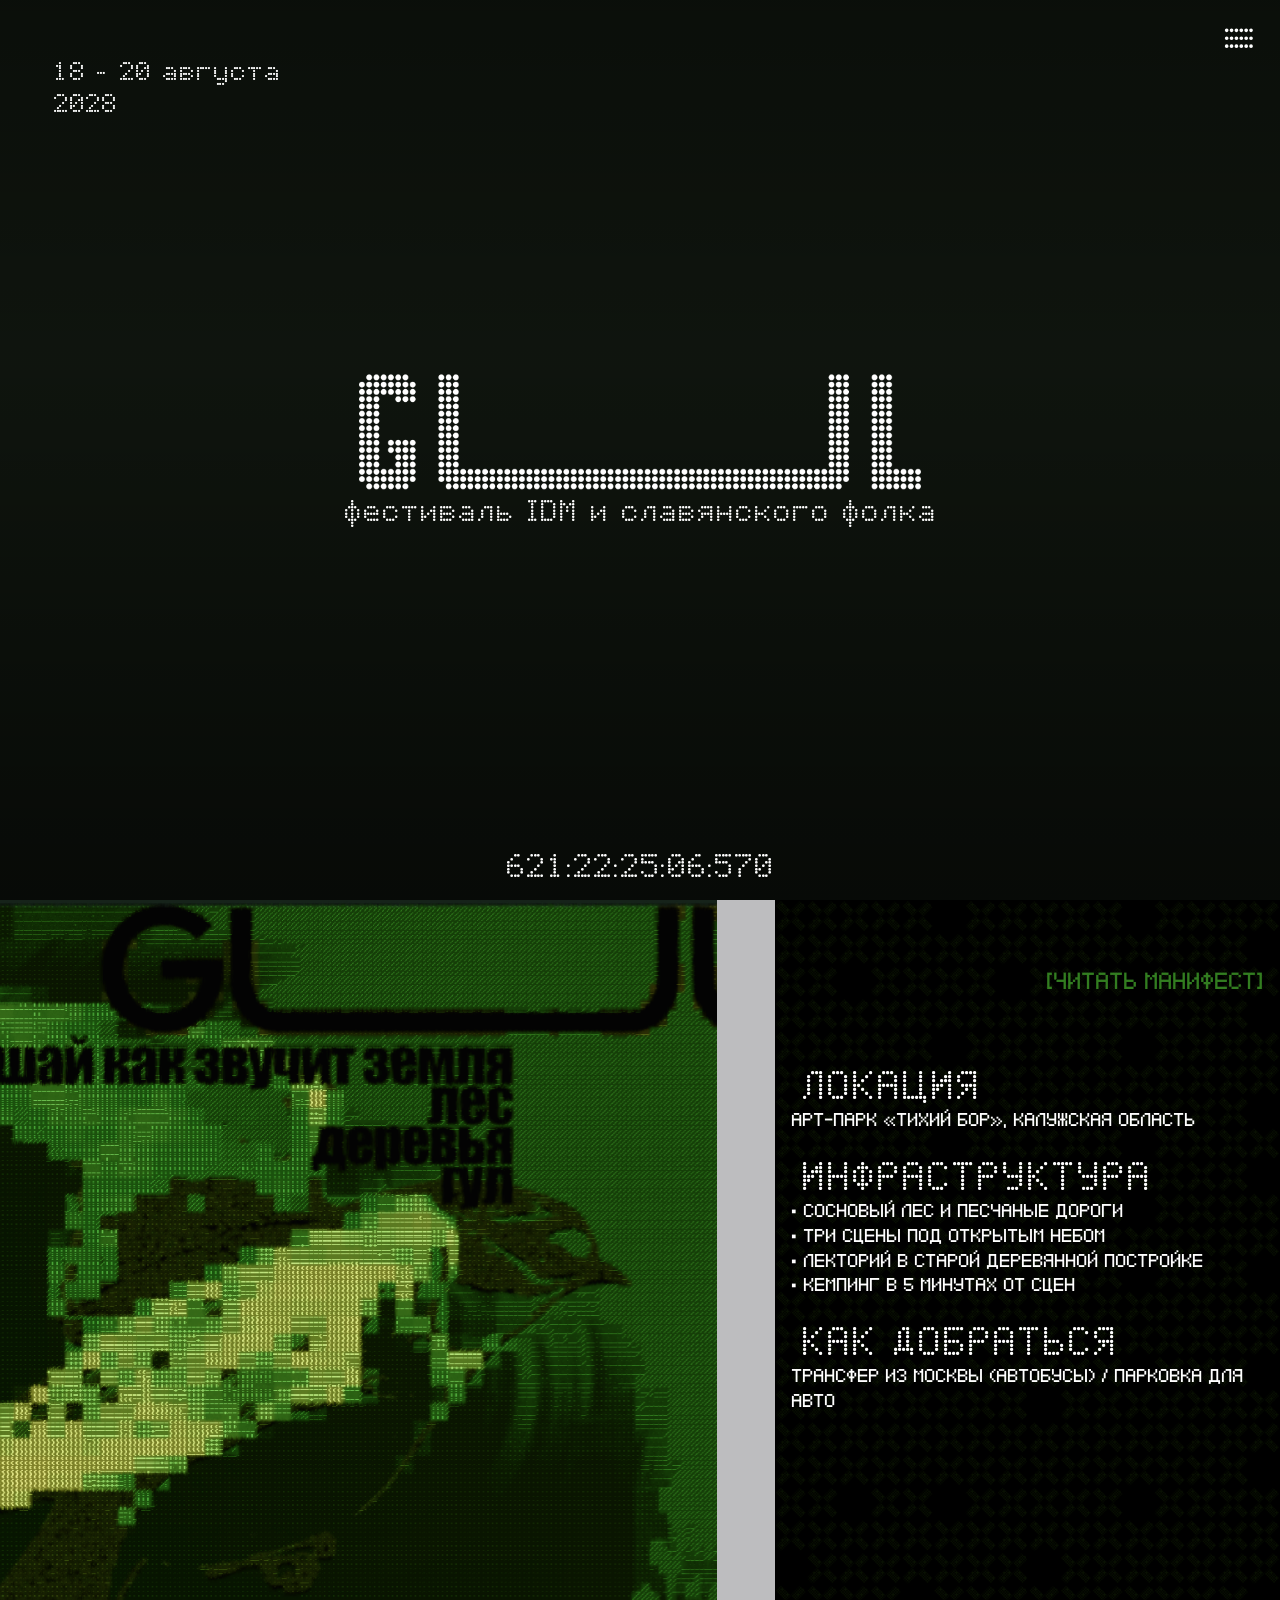
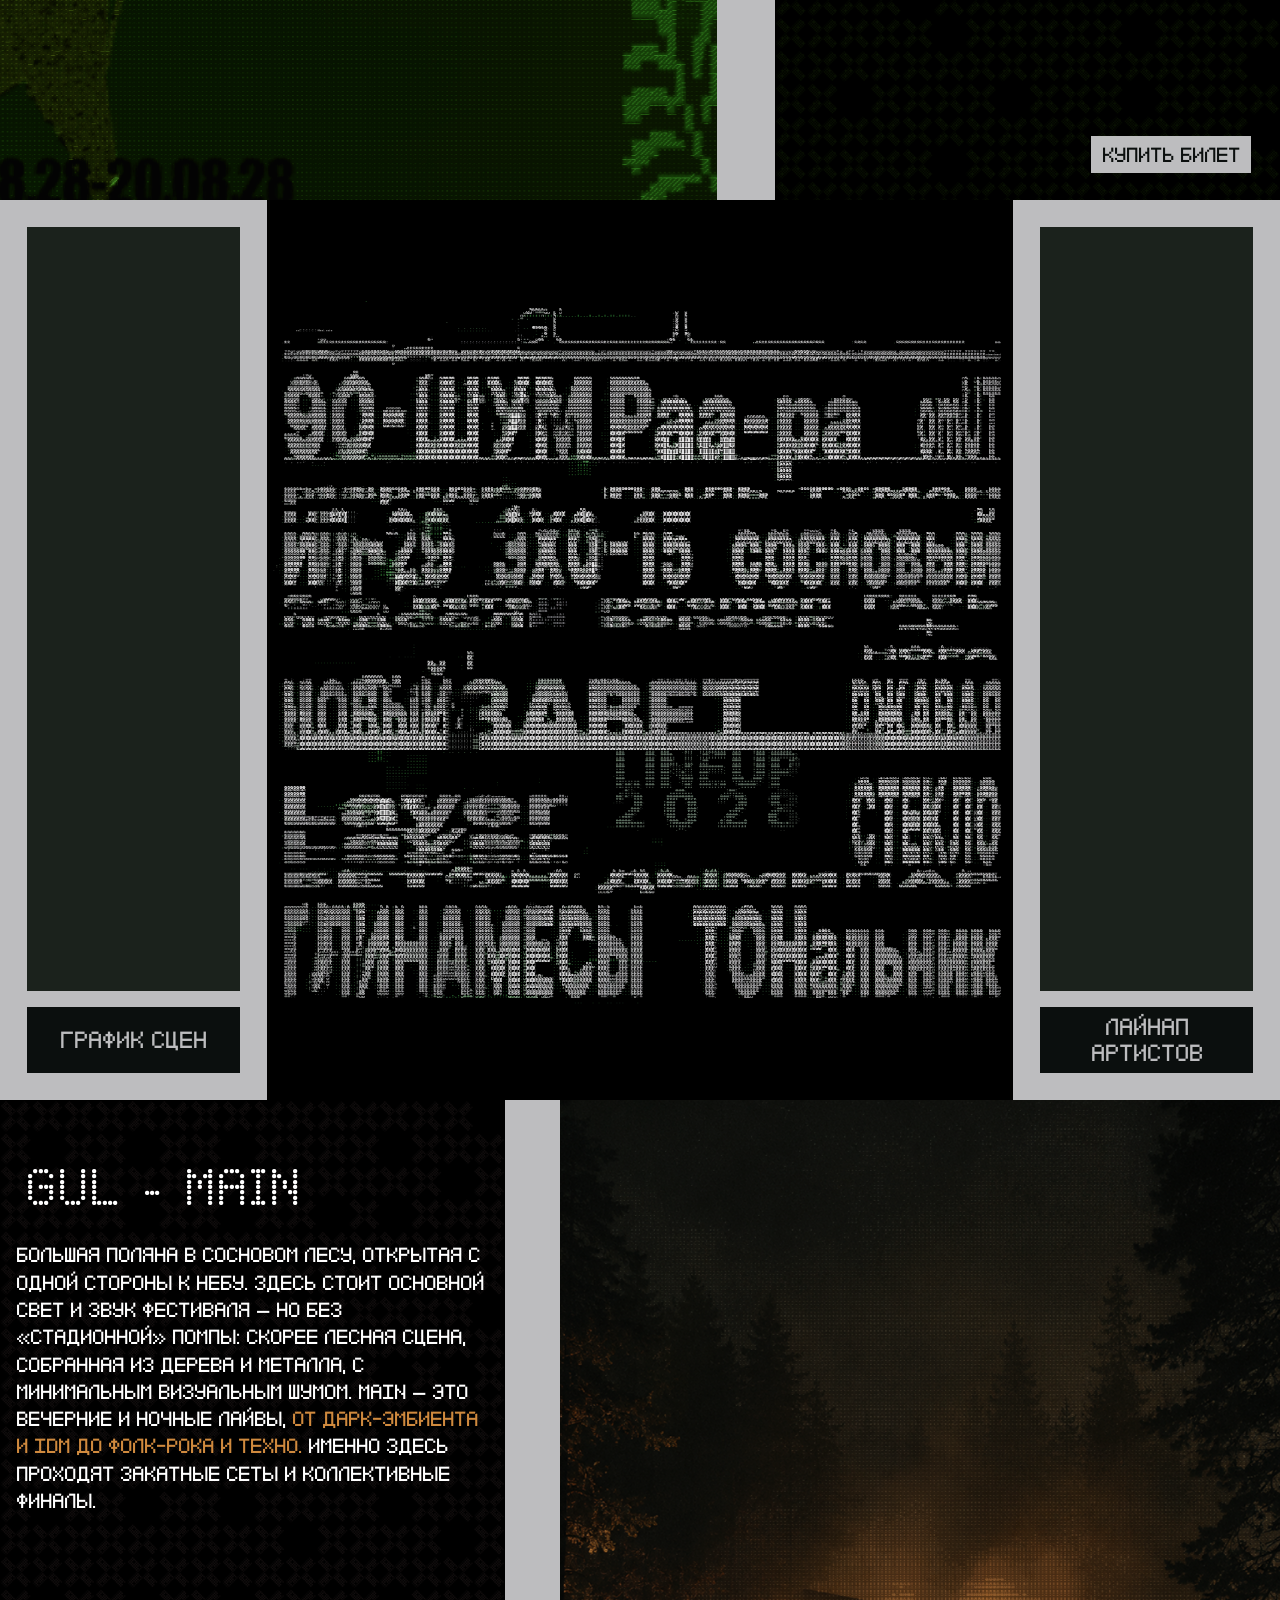
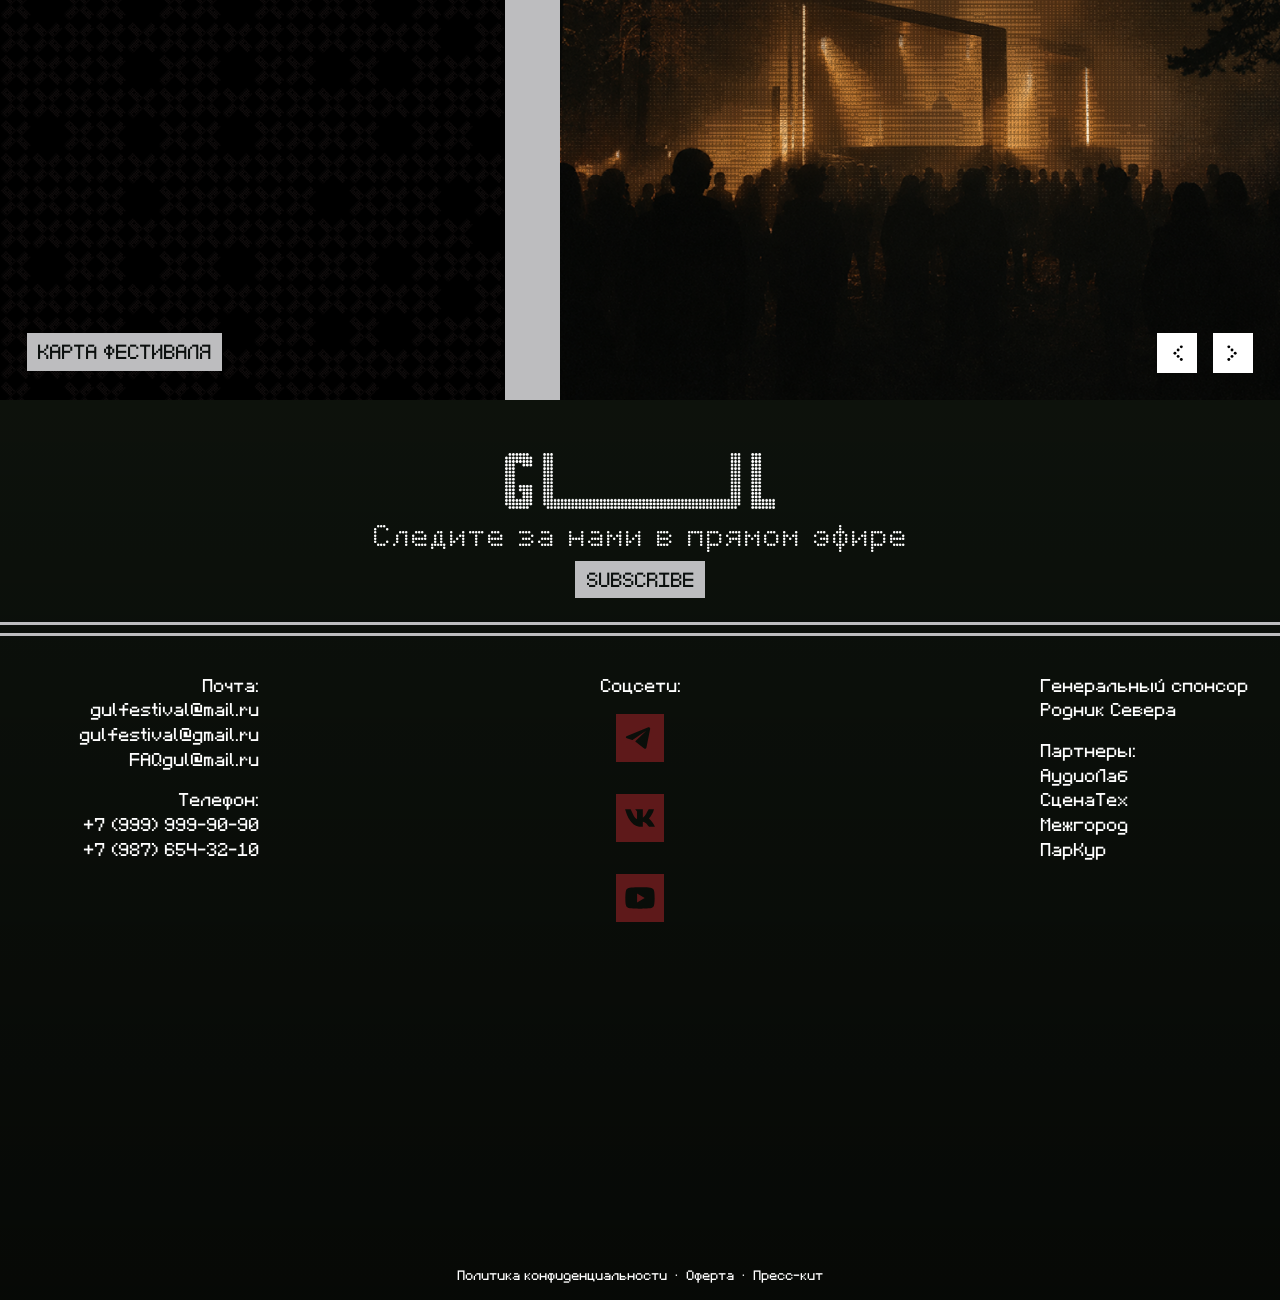
<file: index.html>
<!doctype html>
<html lang="ru" class="snap">
<head>
  <link rel="icon" type="image/svg+xml" href="assets/favicon.svg">
  <meta charset="utf-8">
  <meta name="viewport" content="width=device-width, initial-scale=1, viewport-fit=cover">
  <title>GUL — фестиваль IDM и славянского фолка</title>
  <meta name="description" content="GUL — фестиваль IDM и славянского фолка. 18–20 августа 2028, арт-парк «Тихий Бор», Калужская область.">
  <meta name="theme-color" content="#0b0f0e">
  <meta property="og:type" content="website">
  <meta property="og:title" content="GUL — фестиваль IDM и славянского фолка">
  <meta property="og:description" content="18–20 августа 2028 · арт-парк «Тихий Бор», Калужская область">
  <meta property="og:image" content="assets/img/img1.png">
  <link rel="preload" href="fonts/GNF-Regular.woff2" as="font" type="font/woff2" crossorigin>
  <link rel="preload" href="fonts/Yantar.woff2" as="font" type="font/woff2" crossorigin>
  <link rel="stylesheet" href="css/style.css">
  <script type="application/ld+json">
  {
    "@context": "https://schema.org",
    "@type": "MusicEvent",
    "name": "GUL — фестиваль IDM и славянского фолка",
    "startDate": "2028-08-18",
    "endDate": "2028-08-20",
    "eventAttendanceMode": "https://schema.org/OfflineEventAttendanceMode",
    "location": {
      "@type": "Place",
      "name": "Арт-парк «Тихий Бор»",
      "address": { "@type": "PostalAddress", "addressRegion": "Калужская область", "addressCountry": "RU" }
    }
  }
  </script>
</head>
<body class="page-home">
  <a class="skip" href="#about">К содержанию</a>

  <div class="ctls ctls--top">
    <button class="ctl ctl--ghost" id="burger" type="button" data-icon="menu" aria-label="Открыть меню" aria-expanded="false"></button>
  </div>

  <!-- ============ HERO (видео на весь экран) ============ -->
  <header class="hero" id="top">
    <div class="media">
      <!-- Видео: assets/video/hero.mp4 (для телефонов можно положить облегчённое hero-mobile.mp4) -->
      <video class="media__video" muted loop playsinline autoplay preload="auto"
             data-src="assets/video/hero.mp4"
             data-src-mobile="assets/video/hero-mobile.mp4"
             aria-hidden="true"></video>
    </div>
    <div class="hero__shade"></div>

    <p class="hero__date">18 - 20 августа<br>2028</p>

    <div class="hero__center">
      <h1 class="hero__logo"><img src="assets/img/лого.png" alt="GUL" width="1684" height="344"></h1>
      <p class="hero__sub">фестиваль IDM и славянского фолка</p>
    </div>

    <p class="hero__timer" id="timer" role="timer" aria-label="Время до начала фестиваля">000:00:00:00:000</p>
  </header>

  <main>
    <!-- ============ О ФЕСТИВАЛЕ / ЛОКАЦИЯ ============ -->
    <section class="about" id="about" aria-label="О фестивале">
      <div class="about__art" role="img" aria-label="Слушай как звучит земля. Лес, деревья, гул. 18.08.28 — 20.08.28"></div>
      <div class="bar" aria-hidden="true"></div>

      <div class="about__info pattern">
        <button class="manifest-btn" id="manifest-open" type="button" aria-expanded="false" aria-controls="manifest">[ЧИТАТЬ МАНИФЕСТ]</button>

        <div class="about__blocks">
          <h2 class="h-info">Локация</h2>
          <p class="p-info">Арт-парк «Тихий Бор», Калужская область</p>

          <h2 class="h-info">Инфраструктура</h2>
          <ul class="p-info p-info--list">
            <li>Сосновый лес и песчаные дороги</li>
            <li>Три сцены под открытым небом</li>
            <li>Лекторий в старой деревянной постройке</li>
            <li>Кемпинг в 5 минутах от сцен</li>
          </ul>

          <h2 class="h-info">Как добраться</h2>
          <p class="p-info">Трансфер из Москвы (автобусы) / Парковка для авто</p>
        </div>

        <a class="btn about__buy" href="tickets.html">купить билет</a>

        <div class="manifest" id="manifest" role="dialog" aria-label="Манифест фестиваля" hidden>
          <p class="manifest__text">ГУЛ — низкая частота, живущая в лесу. Мы собираем музыкантов на стыке электроники и фольклора: IDM, полевые записи и ритуальный вокал. Цель не соединять старое и новое, а найти третье состояние: дрон как обряд, обряд как танец. Три дня в «Тихом Бору» — это погружение: днём лекции, перформансы и звуковые прогулки, ночью лайвы на трёх сценах, где свет, туман и деревья равноправны с артистами. <span class="hl">Мы встраиваемся в ландшафт и оставляем его нетронутым.</span> ГУЛ слышен даже когда музыка стихает: шум леса, дыхание земли и эхо голосов, звучавших задолго до нас.</p>
          <button class="close" id="manifest-close" type="button" data-icon="close" aria-label="Закрыть манифест"></button>
        </div>
      </div>
    </section>

    <!-- ============ ЛАЙНАП ============ -->
    <section class="lineup" id="lineup" aria-label="Лайнап">
      <div class="card card--left">
        <div class="card__photo">
          <video class="media__video" muted loop playsinline preload="none" data-src="assets/video/video1.mp4" aria-hidden="true"></video>
        </div>
        <a class="card__label" href="schedule.html">График сцен</a>
      </div>

      <a class="lineup__center" href="lineup.html" aria-label="Лайнап 2028 — все артисты">
        <img src="assets/img/img2.png" alt="LINEUP 2028: 90-ШУМ, Раа-ра, omUT, разрядка, пыль-туман, ИЛ-29, ЭХО-15, Сосновый бор, ветер peremen, вереск, ГАРЬ, НОРА, Новый Завет, Ржавая ZINA, Layer, Стекло, Бетон, дымипар, Глинамесы, ТОНальник" loading="lazy">
      </a>

      <div class="card card--right">
        <div class="card__photo">
          <video class="media__video" muted loop playsinline preload="none" data-src="assets/video/video2.mp4" aria-hidden="true"></video>
        </div>
        <a class="card__label" href="lineup.html">Лайнап артистов</a>
      </div>
    </section>

    <!-- ============ СЦЕНЫ (слайдер) ============ -->
    <section class="stages" id="stages" aria-label="Сцены">
      <div class="stages__panel pattern pattern--2">
        <h2 class="stages__title" id="stage-title">GUL - MAIN</h2>
        <p class="stages__text" id="stage-text" aria-live="polite">Большая поляна в сосновом лесу, открытая с одной стороны к небу. Здесь стоит основной свет и звук фестиваля — но без «стадионной» помпы: скорее лесная сцена, собранная из дерева и металла, с минимальным визуальным шумом. MAIN — это вечерние и ночные лайвы, <span class="hl">от дарк-эмбиента и IDM до фолк-рока и техно.</span> Именно здесь проходят закатные сеты и коллективные финалы.</p>
        <a class="btn stages__map" href="map.html">карта фестиваля</a>
      </div>
      <div class="bar" aria-hidden="true"></div>
      <div class="stages__media" id="stage-media">
        <div class="stages__img" id="stage-img"></div>
        <button class="arrow arrow--prev" id="stage-prev" type="button" data-icon="arrow" aria-label="Предыдущая сцена"></button>
        <button class="arrow arrow--next" id="stage-next" type="button" data-icon="arrow" aria-label="Следующая сцена"></button>
      </div>
    </section>
  </main>

  <!-- ============ ПОДПИСКА + ПОДВАЛ (видео) ============ -->
  <footer class="finale" id="contacts">
    <div class="media">
      <video class="media__video" muted loop playsinline preload="none"
             data-src="assets/video/footer.mp4"
             aria-hidden="true"></video>
    </div>
    <div class="finale__shade"></div>

    <div class="finale__inner">
      <div class="sub">
        <img class="sub__logo" src="assets/img/лого.png" alt="GUL" width="1684" height="344" loading="lazy">
        <p class="sub__lead">Следите за нами в прямом эфире</p>
        <button class="btn" id="sub-open" type="button">SUBSCRIBE</button>
        <form class="sub__form" id="sub-form" novalidate hidden>
          <label class="sr" for="sub-email">Email</label>
          <input id="sub-email" name="email" type="email" inputmode="email" autocomplete="email" placeholder="email" required>
          <button class="btn" type="submit">OK</button>
          <p class="sub__status" id="sub-status" role="status"></p>
        </form>
      </div>

      <div class="rule" aria-hidden="true"></div>

      <div class="foot">
        <div class="foot__col foot__col--left">
          <p>Почта:<br>
            <a href="mailto:gulfestival@mail.ru">gulfestival@mail.ru</a><br>
            <a href="mailto:gulfestival@gmail.ru">gulfestival@gmail.ru</a><br>
            <a href="mailto:FAQgul@mail.ru">FAQgul@mail.ru</a></p>
          <p>Телефон:<br>
            <a href="tel:+79999999090">+7 (999) 999-90-90</a><br>
            <a href="tel:+79876543210">+7 (987) 654-32-10</a></p>
        </div>

        <div class="foot__col foot__col--center">
          <p>Соцсети:</p>
          <ul class="soc-list">
            <li><a class="soc" href="#" aria-label="Telegram" rel="noopener"><img src="assets/img/ТГ.svg" alt=""></a></li>
            <li><a class="soc" href="#" aria-label="ВКонтакте" rel="noopener"><img src="assets/img/ВК.svg" alt=""></a></li>
            <li><a class="soc" href="#" aria-label="YouTube" rel="noopener"><img src="assets/img/ЮТ.svg" alt=""></a></li>
          </ul>
        </div>

        <div class="foot__col foot__col--right">
          <p>Генеральный спонсор<br>Родник Севера</p>
          <p>Партнеры:<br>АудиоЛаб<br>СценаТех<br>Межгород<br>ПарКур</p>
        </div>
      </div>

      <nav class="legal" aria-label="Документы">
        <a href="#">Политика конфиденциальности</a><span aria-hidden="true">·</span><a href="#">Оферта</a><span aria-hidden="true">·</span><a href="#">Пресс-кит</a>
      </nav>
    </div>
  </footer>

  <script src="js/data.js"></script>
  <script src="js/main.js"></script>
</body>
</html>
</file>
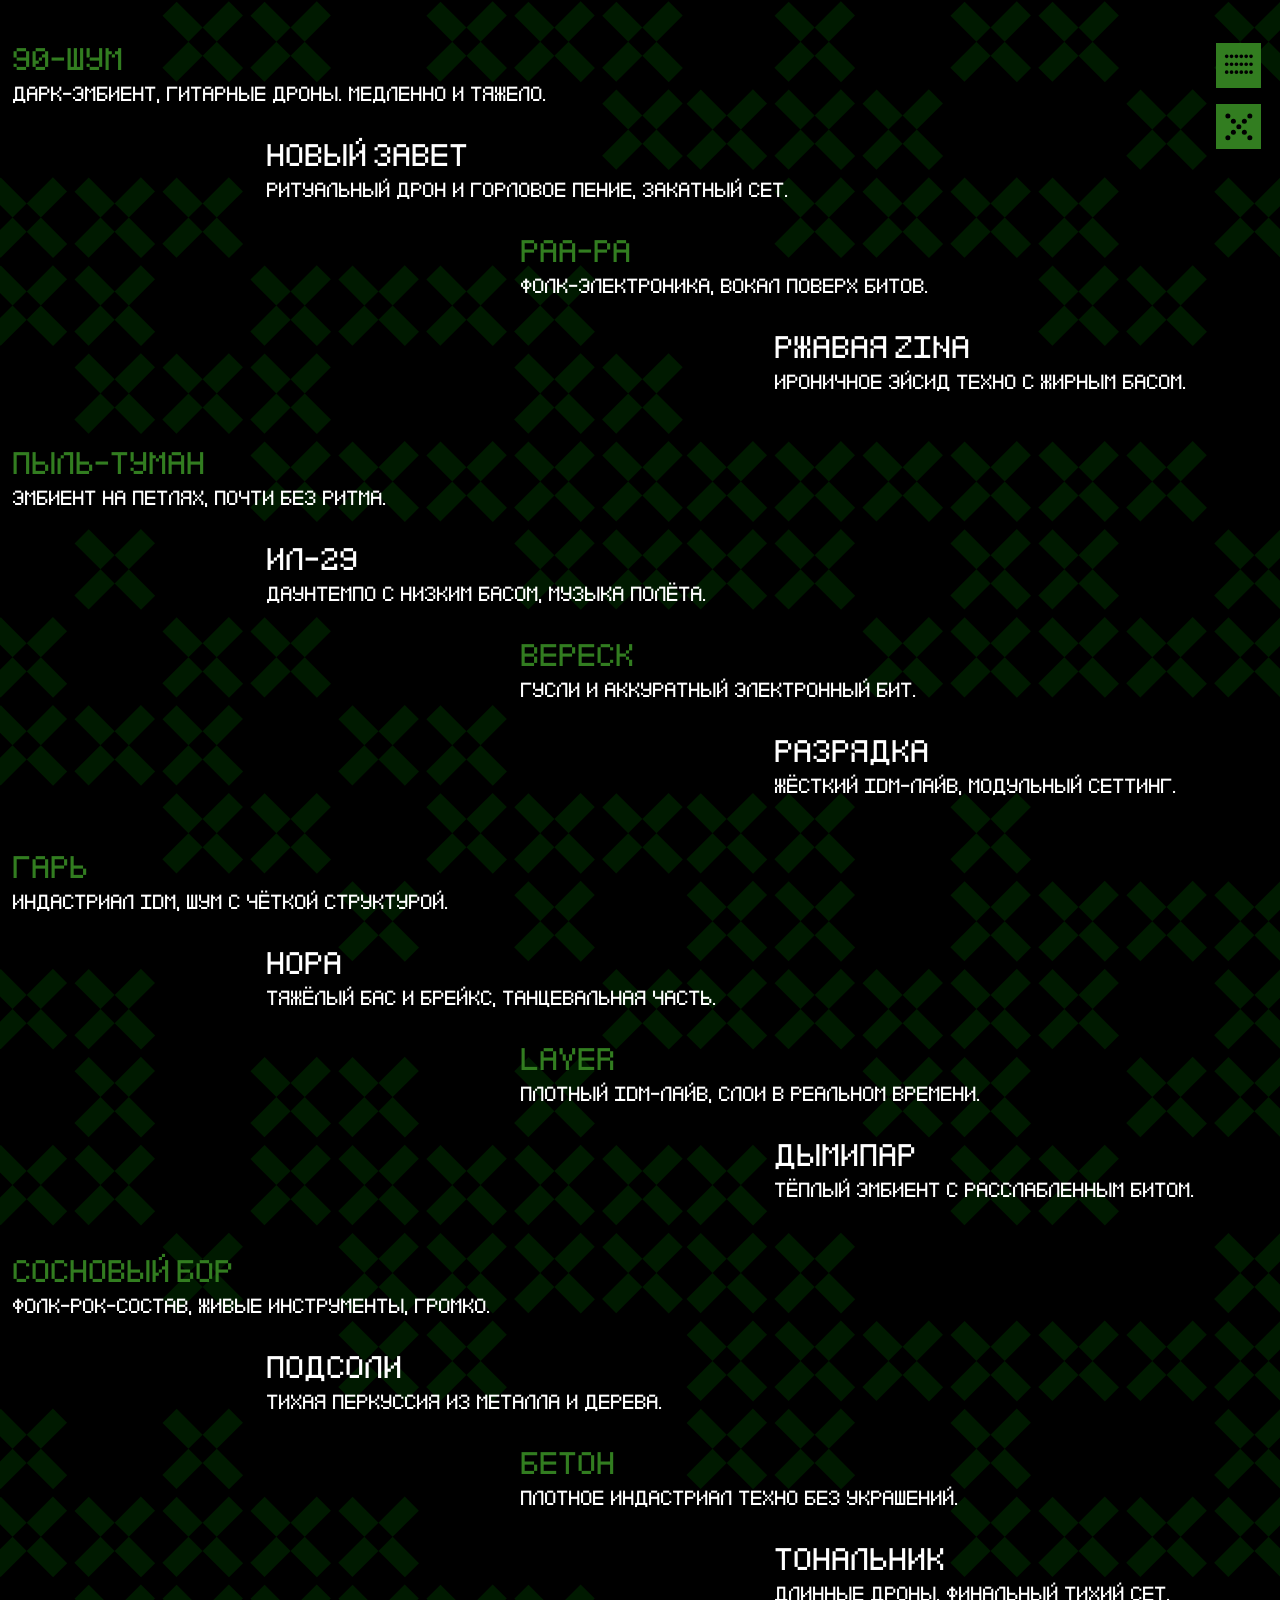
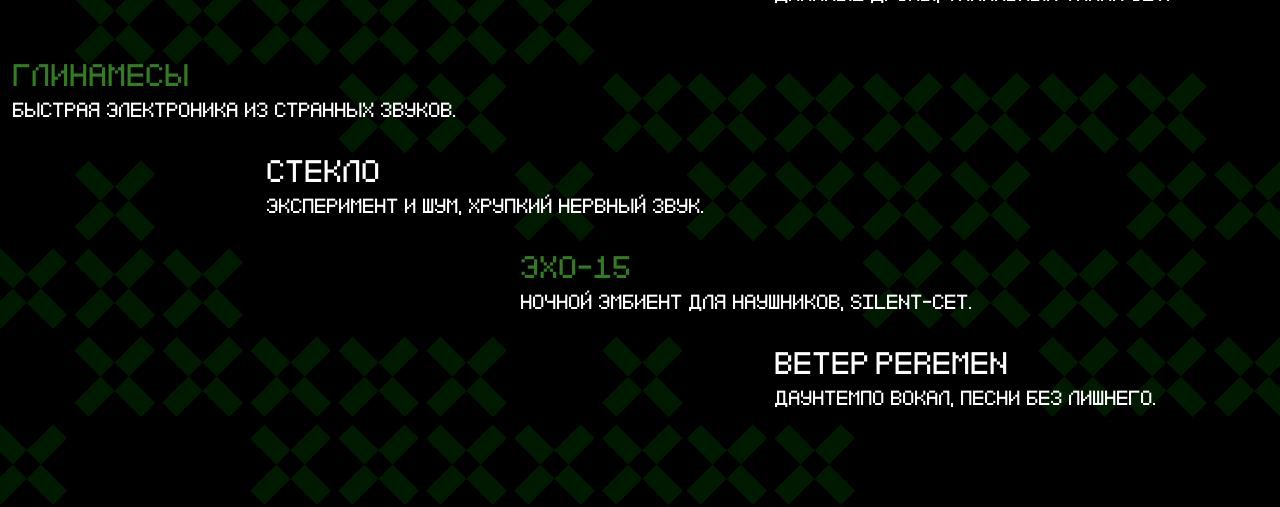
<file: lineup.html>
<!doctype html>
<html lang="ru">
<head>
  <link rel="icon" type="image/svg+xml" href="assets/favicon.svg">
  <meta charset="utf-8">
  <meta name="viewport" content="width=device-width, initial-scale=1, viewport-fit=cover">
  <title>Лайнап артистов — GUL</title>
  <meta name="description" content="Лайнап фестиваля GUL 2028: 20 артистов IDM, эмбиента и славянского фолка.">
  <meta name="theme-color" content="#000000">
  <link rel="preload" href="fonts/GNF-Regular.woff2" as="font" type="font/woff2" crossorigin>
  <link rel="stylesheet" href="css/style.css">
</head>
<body class="page-lineup">
  <div class="ctls">
    <button class="ctl ctl--green" id="burger" type="button" data-icon="menu" aria-label="Открыть меню" aria-expanded="false"></button>
    <a class="ctl ctl--green" href="index.html" data-icon="close" aria-label="Закрыть и вернуться на главную"></a>
  </div>

  <main class="artists-page">
    <svg class="crosses" id="crosses" viewBox="0 0 1920 3088" preserveAspectRatio="xMidYMin slice" fill="#00FF08" fill-opacity="0.1" aria-hidden="true" focusable="false"><path d="M1564.51 119.994L1543.77 99.2773L1582.02 61.0791L1602.76 81.7959L1564.51 119.994ZM1582.02 61.0791L1544 23.1172L1564.75 2.40136L1602.76 40.3633L1582.02 61.0791ZM1623.51 61.0791L1602.76 40.3633L1641.18 2L1661.93 22.7168L1623.51 61.0791ZM1641.42 120.395L1602.76 81.7959L1623.51 61.0791L1662.16 99.6787L1641.42 120.395Z"/><path d="M280.584 119.994L259.839 99.2773L298.091 61.0791L318.836 81.7959L280.584 119.994ZM298.091 61.0791L260.074 23.1172L280.82 2.40136L318.836 40.3633L298.091 61.0791ZM339.582 61.0791L318.836 40.3633L357.253 2L377.998 22.7168L339.582 61.0791ZM357.488 120.395L318.836 81.7959L339.582 61.0791L378.234 99.6787L357.488 120.395Z"/><path d="M796.26 119.994L775.515 99.2773L813.767 61.0791L834.512 81.7959L796.26 119.994ZM813.767 61.0791L775.751 23.1182L796.496 2.40136L834.512 40.3633L813.767 61.0791ZM855.258 61.0791L834.512 40.3633L872.929 2L893.674 22.7168L855.258 61.0791ZM873.165 120.396L834.512 81.7959L855.258 61.0791L893.91 99.6787L873.165 120.396Z"/><path d="M1822.35 119.994L1801.61 99.2773L1839.86 61.0781L1860.6 81.7949L1822.35 119.994ZM1839.86 61.0781L1801.84 23.1172L1822.59 2.40136L1860.6 40.3623L1839.86 61.0781ZM1881.35 61.0791L1860.6 40.3623L1899.02 2L1919.76 22.7168L1881.35 61.0791ZM1899.26 120.395L1860.6 81.7949L1881.35 61.0791L1920 99.6787L1899.26 120.395Z"/><path d="M1177.75 119.994L1157.01 99.2773L1195.26 61.0791L1216.01 81.7959L1177.75 119.994ZM1195.26 61.0791L1157.25 23.1182L1177.99 2.40136L1216.01 40.3633L1195.26 61.0791ZM1236.75 61.0791L1216.01 40.3633L1254.42 2L1275.17 22.7168L1236.75 61.0791ZM1254.66 120.396L1216.01 81.7959L1236.75 61.0791L1275.41 99.6787L1254.66 120.396Z"/><path d="M667.341 119.994L646.596 99.2773L684.848 61.0791L705.594 81.7949L667.341 119.994ZM684.848 61.0791L646.832 23.1172L667.577 2.40136L705.593 40.3633L684.848 61.0791ZM726.339 61.0791L705.593 40.3633L744.01 2L764.755 22.7168L726.339 61.0791ZM744.246 120.395L705.594 81.7949L726.339 61.0791L764.991 99.6787L744.246 120.395Z"/><path d="M409.503 119.994L388.758 99.2773L427.01 61.0791L447.755 81.7959L409.503 119.994ZM427.01 61.0791L388.994 23.1172L409.739 2.40136L447.755 40.3623L427.01 61.0791ZM468.501 61.0791L447.755 40.3623L486.171 2L506.917 22.7168L468.501 61.0791ZM486.407 120.395L447.755 81.7959L468.501 61.0791L507.153 99.6787L486.407 120.395Z"/><path d="M1435.59 119.994L1414.85 99.2773L1453.1 61.0791L1473.85 81.7959L1435.59 119.994ZM1453.1 61.0791L1415.08 23.1182L1435.83 2.40136L1473.85 40.3633L1453.1 61.0791ZM1494.59 61.0791L1473.85 40.3633L1512.26 2L1533.01 22.7168L1494.59 61.0791ZM1512.5 120.396L1473.85 81.7959L1494.59 61.0791L1533.24 99.6787L1512.5 120.396Z"/><path d="M925.179 119.994L904.434 99.2773L942.686 61.0791L963.431 81.7959L925.179 119.994ZM942.686 61.0791L904.67 23.1182L925.415 2.40136L963.431 40.3633L942.686 61.0791ZM984.177 61.0791L963.431 40.3633L1001.85 2L1022.59 22.7168L984.177 61.0791ZM1002.08 120.396L963.431 81.7959L984.177 61.0791L1022.83 99.6787L1002.08 120.396Z"/><path d="M22.7451 2182.7L2 2161.98L40.252 2123.78L60.998 2144.5L22.7451 2182.7ZM40.252 2123.78L2.2373 2085.82L22.9824 2065.11L60.998 2103.07L40.252 2123.78ZM81.7432 2123.78L60.998 2103.07L99.4141 2064.71L120.159 2085.42L81.7432 2123.78ZM99.6514 2183.1L60.998 2144.5L81.7432 2123.78L120.396 2162.38L99.6514 2183.1Z"/><path d="M1048.84 2182.7L1028.09 2161.98L1066.34 2123.78L1087.09 2144.5L1048.84 2182.7ZM1066.34 2123.78L1028.33 2085.82L1049.07 2065.11L1087.09 2103.07L1066.34 2123.78ZM1107.83 2123.78L1087.09 2103.07L1125.5 2064.71L1146.25 2085.42L1107.83 2123.78ZM1125.74 2183.1L1087.09 2144.5L1107.83 2123.78L1146.49 2162.38L1125.74 2183.1Z"/><path d="M280.584 2182.7L259.839 2161.98L298.091 2123.78L318.836 2144.5L280.584 2182.7ZM298.091 2123.78L260.074 2085.82L280.82 2065.11L318.836 2103.07L298.091 2123.78ZM339.582 2123.78L318.836 2103.07L357.253 2064.71L377.998 2085.42L339.582 2123.78ZM357.488 2183.1L318.836 2144.5L339.582 2123.78L378.234 2162.38L357.488 2183.1Z"/><path d="M1822.35 2182.7L1801.61 2161.98L1839.86 2123.78L1860.6 2144.5L1822.35 2182.7ZM1839.86 2123.78L1801.84 2085.82L1822.59 2065.11L1860.6 2103.07L1839.86 2123.78ZM1881.35 2123.78L1860.6 2103.07L1899.02 2064.71L1919.76 2085.42L1881.35 2123.78ZM1899.26 2183.1L1860.6 2144.5L1881.35 2123.78L1920 2162.38L1899.26 2183.1Z"/><path d="M1177.75 2182.7L1157.01 2161.98L1195.26 2123.78L1216.01 2144.5L1177.75 2182.7ZM1195.26 2123.78L1157.25 2085.82L1177.99 2065.11L1216.01 2103.07L1195.26 2123.78ZM1236.75 2123.78L1216.01 2103.07L1254.42 2064.71L1275.17 2085.42L1236.75 2123.78ZM1254.66 2183.1L1216.01 2144.5L1236.75 2123.78L1275.41 2162.38L1254.66 2183.1Z"/><path d="M1435.59 2182.7L1414.85 2161.98L1453.1 2123.78L1473.85 2144.5L1435.59 2182.7ZM1453.1 2123.78L1415.08 2085.82L1435.83 2065.11L1473.85 2103.07L1453.1 2123.78ZM1494.59 2123.78L1473.85 2103.07L1512.26 2064.71L1533.01 2085.42L1494.59 2123.78ZM1512.5 2183.1L1473.85 2144.5L1494.59 2123.78L1533.24 2162.38L1512.5 2183.1Z"/><path d="M22.7451 1151.35L2 1130.63L40.252 1092.43L60.998 1113.15L22.7451 1151.35ZM40.252 1092.43L2.2373 1054.47L22.9824 1033.75L60.998 1071.71L40.252 1092.43ZM81.7432 1092.43L60.998 1071.71L99.4141 1033.35L120.159 1054.07L81.7432 1092.43ZM99.6514 1151.75L60.998 1113.15L81.7432 1092.43L120.396 1131.03L99.6514 1151.75Z"/><path d="M538.422 1151.35L517.677 1130.63L555.929 1092.43L576.675 1113.15L538.422 1151.35ZM555.929 1092.43L517.913 1054.47L538.658 1033.75L576.674 1071.71L555.929 1092.43ZM597.42 1092.43L576.674 1071.71L615.091 1033.35L635.836 1054.07L597.42 1092.43ZM615.327 1151.75L576.675 1113.15L597.42 1092.43L636.072 1131.03L615.327 1151.75Z"/><path d="M280.584 1151.35L259.839 1130.63L298.091 1092.43L318.836 1113.15L280.584 1151.35ZM298.091 1092.43L260.074 1054.47L280.82 1033.75L318.836 1071.71L298.091 1092.43ZM339.582 1092.43L318.836 1071.71L357.253 1033.35L377.998 1054.07L339.582 1092.43ZM357.488 1151.75L318.836 1113.15L339.582 1092.43L378.234 1131.03L357.488 1151.75Z"/><path d="M151.665 1151.35L130.92 1130.63L169.172 1092.43L189.917 1113.15L151.665 1151.35ZM169.172 1092.43L131.156 1054.47L151.901 1033.75L189.917 1071.71L169.172 1092.43ZM210.663 1092.43L189.917 1071.71L228.334 1033.35L249.079 1054.07L210.663 1092.43ZM228.57 1151.75L189.917 1113.15L210.663 1092.43L249.315 1131.03L228.57 1151.75Z"/><path d="M667.341 1151.35L646.596 1130.63L684.848 1092.43L705.594 1113.15L667.341 1151.35ZM684.848 1092.43L646.832 1054.47L667.577 1033.75L705.593 1071.71L684.848 1092.43ZM726.339 1092.43L705.593 1071.71L744.01 1033.35L764.755 1054.07L726.339 1092.43ZM744.246 1151.75L705.594 1113.15L726.339 1092.43L764.991 1131.03L744.246 1151.75Z"/><path d="M280.584 635.67L259.839 614.953L298.091 576.755L318.836 597.472L280.584 635.67ZM298.091 576.755L260.075 538.794L280.82 518.077L318.836 556.039L298.091 576.755ZM339.582 576.755L318.836 556.039L357.253 517.676L377.998 538.393L339.582 576.755ZM357.489 636.071L318.836 597.472L339.582 576.755L378.234 615.354L357.489 636.071Z"/><path d="M796.26 635.67L775.515 614.953L813.767 576.755L834.512 597.472L796.26 635.67ZM813.767 576.755L775.751 538.794L796.496 518.077L834.512 556.039L813.767 576.755ZM855.258 576.755L834.512 556.039L872.929 517.676L893.674 538.393L855.258 576.755ZM873.165 636.071L834.512 597.472L855.258 576.755L893.91 615.354L873.165 636.071Z"/><path d="M151.665 635.67L130.92 614.953L169.172 576.755L189.917 597.472L151.665 635.67ZM169.172 576.755L131.156 538.794L151.901 518.077L189.917 556.039L169.172 576.755ZM210.663 576.755L189.917 556.039L228.334 517.676L249.079 538.393L210.663 576.755ZM228.57 636.071L189.917 597.472L210.663 576.755L249.315 615.354L228.57 636.071Z"/><path d="M409.503 635.67L388.758 614.953L427.01 576.755L447.755 597.472L409.503 635.67ZM427.01 576.755L388.994 538.794L409.739 518.077L447.755 556.039L427.01 576.755ZM468.501 576.755L447.755 556.039L486.172 517.676L506.917 538.393L468.501 576.755ZM486.408 636.071L447.755 597.472L468.501 576.755L507.153 615.354L486.408 636.071Z"/><path d="M925.179 635.67L904.434 614.953L942.686 576.755L963.431 597.472L925.179 635.67ZM942.686 576.755L904.67 538.794L925.415 518.077L963.431 556.039L942.686 576.755ZM984.177 576.755L963.431 556.039L1001.85 517.676L1022.59 538.393L984.177 576.755ZM1002.08 636.071L963.431 597.472L984.177 576.755L1022.83 615.354L1002.08 636.071Z"/><path d="M1048.84 2698.37L1028.09 2677.66L1066.34 2639.46L1087.09 2660.18L1048.84 2698.37ZM1066.34 2639.46L1028.33 2601.5L1049.07 2580.78L1087.09 2618.74L1066.34 2639.46ZM1107.83 2639.46L1087.09 2618.74L1125.5 2580.38L1146.25 2601.1L1107.83 2639.46ZM1125.74 2698.78L1087.09 2660.18L1107.83 2639.46L1146.49 2678.06L1125.74 2698.78Z"/><path d="M1306.67 2698.37L1285.93 2677.66L1324.18 2639.46L1344.93 2660.18L1306.67 2698.37ZM1324.18 2639.46L1286.17 2601.5L1306.91 2580.78L1344.93 2618.74L1324.18 2639.46ZM1365.67 2639.46L1344.93 2618.74L1383.34 2580.38L1404.09 2601.1L1365.67 2639.46ZM1383.58 2698.78L1344.93 2660.18L1365.67 2639.46L1404.33 2678.06L1383.58 2698.78Z"/><path d="M796.26 2698.37L775.515 2677.66L813.767 2639.46L834.512 2660.18L796.26 2698.37ZM813.767 2639.46L775.751 2601.5L796.496 2580.78L834.512 2618.74L813.767 2639.46ZM855.258 2639.46L834.512 2618.74L872.929 2580.38L893.674 2601.1L855.258 2639.46ZM873.165 2698.78L834.512 2660.18L855.258 2639.46L893.91 2678.06L873.165 2698.78Z"/><path d="M1822.35 2698.37L1801.61 2677.66L1839.86 2639.46L1860.6 2660.18L1822.35 2698.37ZM1839.86 2639.46L1801.84 2601.5L1822.59 2580.78L1860.6 2618.74L1839.86 2639.46ZM1881.35 2639.46L1860.6 2618.74L1899.02 2580.38L1919.76 2601.1L1881.35 2639.46ZM1899.26 2698.78L1860.6 2660.18L1881.35 2639.46L1920 2678.06L1899.26 2698.78Z"/><path d="M151.665 2698.37L130.92 2677.66L169.172 2639.46L189.917 2660.18L151.665 2698.37ZM169.172 2639.46L131.156 2601.5L151.901 2580.78L189.917 2618.74L169.172 2639.46ZM210.663 2639.46L189.917 2618.74L228.334 2580.38L249.079 2601.1L210.663 2639.46ZM228.57 2698.78L189.917 2660.18L210.663 2639.46L249.315 2678.06L228.57 2698.78Z"/><path d="M1177.75 2698.37L1157.01 2677.66L1195.26 2639.46L1216.01 2660.18L1177.75 2698.37ZM1195.26 2639.46L1157.25 2601.5L1177.99 2580.78L1216.01 2618.74L1195.26 2639.46ZM1236.75 2639.46L1216.01 2618.74L1254.42 2580.38L1275.17 2601.1L1236.75 2639.46ZM1254.66 2698.78L1216.01 2660.18L1236.75 2639.46L1275.41 2678.06L1254.66 2698.78Z"/><path d="M1693.43 2698.37L1672.69 2677.66L1710.94 2639.46L1731.68 2660.18L1693.43 2698.37ZM1710.94 2639.46L1672.92 2601.5L1693.67 2580.78L1731.68 2618.74L1710.94 2639.46ZM1752.43 2639.46L1731.68 2618.74L1770.1 2580.38L1790.85 2601.1L1752.43 2639.46ZM1770.34 2698.78L1731.68 2660.18L1752.43 2639.46L1791.08 2678.06L1770.34 2698.78Z"/><path d="M1435.59 2698.37L1414.85 2677.66L1453.1 2639.46L1473.85 2660.18L1435.59 2698.37ZM1453.1 2639.46L1415.08 2601.5L1435.83 2580.78L1473.85 2618.74L1453.1 2639.46ZM1494.59 2639.46L1473.85 2618.74L1512.26 2580.38L1533.01 2601.1L1494.59 2639.46ZM1512.5 2698.78L1473.85 2660.18L1494.59 2639.46L1533.24 2678.06L1512.5 2698.78Z"/><path d="M538.422 1667.02L517.677 1646.3L555.929 1608.11L576.674 1628.82L538.422 1667.02ZM555.929 1608.11L517.913 1570.15L538.658 1549.43L576.674 1587.39L555.929 1608.11ZM597.42 1608.11L576.674 1587.39L615.091 1549.03L635.836 1569.74L597.42 1608.11ZM615.327 1667.42L576.674 1628.82L597.42 1608.11L636.072 1646.71L615.327 1667.42Z"/><path d="M1306.67 1667.02L1285.93 1646.3L1324.18 1608.11L1344.93 1628.82L1306.67 1667.02ZM1324.18 1608.11L1286.17 1570.15L1306.91 1549.43L1344.93 1587.39L1324.18 1608.11ZM1365.67 1608.11L1344.93 1587.39L1383.34 1549.03L1404.09 1569.74L1365.67 1608.11ZM1383.58 1667.42L1344.93 1628.82L1365.67 1608.11L1404.33 1646.71L1383.58 1667.42Z"/><path d="M796.26 1667.02L775.515 1646.3L813.767 1608.11L834.512 1628.82L796.26 1667.02ZM813.767 1608.11L775.751 1570.15L796.496 1549.43L834.512 1587.39L813.767 1608.11ZM855.258 1608.11L834.512 1587.39L872.929 1549.03L893.674 1569.74L855.258 1608.11ZM873.165 1667.42L834.512 1628.82L855.258 1608.11L893.91 1646.71L873.165 1667.42Z"/><path d="M1822.35 1667.02L1801.61 1646.3L1839.86 1608.11L1860.6 1628.82L1822.35 1667.02ZM1839.86 1608.11L1801.84 1570.15L1822.59 1549.43L1860.6 1587.39L1839.86 1608.11ZM1881.35 1608.11L1860.6 1587.39L1899.02 1549.03L1919.76 1569.74L1881.35 1608.11ZM1899.26 1667.42L1860.6 1628.82L1881.35 1608.11L1920 1646.71L1899.26 1667.42Z"/><path d="M151.665 1667.02L130.92 1646.3L169.172 1608.11L189.917 1628.82L151.665 1667.02ZM169.172 1608.11L131.156 1570.15L151.901 1549.43L189.917 1587.39L169.172 1608.11ZM210.663 1608.11L189.917 1587.39L228.334 1549.03L249.079 1569.74L210.663 1608.11ZM228.57 1667.42L189.917 1628.82L210.663 1608.11L249.315 1646.71L228.57 1667.42Z"/><path d="M1693.43 1667.02L1672.69 1646.3L1710.94 1608.11L1731.68 1628.82L1693.43 1667.02ZM1710.94 1608.11L1672.92 1570.15L1693.67 1549.43L1731.68 1587.39L1710.94 1608.11ZM1752.43 1608.11L1731.68 1587.39L1770.1 1549.03L1790.85 1569.74L1752.43 1608.11ZM1770.34 1667.42L1731.68 1628.82L1752.43 1608.11L1791.08 1646.71L1770.34 1667.42Z"/><path d="M409.503 1667.02L388.758 1646.3L427.01 1608.11L447.755 1628.82L409.503 1667.02ZM427.01 1608.11L388.994 1570.15L409.739 1549.43L447.755 1587.39L427.01 1608.11ZM468.501 1608.11L447.755 1587.39L486.172 1549.03L506.917 1569.74L468.501 1608.11ZM486.408 1667.42L447.755 1628.82L468.501 1608.11L507.153 1646.71L486.408 1667.42Z"/><path d="M1435.59 1667.02L1414.85 1646.3L1453.1 1608.11L1473.85 1628.82L1435.59 1667.02ZM1453.1 1608.11L1415.08 1570.15L1435.83 1549.43L1473.85 1587.39L1453.1 1608.11ZM1494.59 1608.11L1473.85 1587.39L1512.26 1549.03L1533.01 1569.74L1494.59 1608.11ZM1512.5 1667.42L1473.85 1628.82L1494.59 1608.11L1533.24 1646.71L1512.5 1667.42Z"/><path d="M22.7451 377.832L2 357.115L40.252 318.917L60.998 339.633L22.7451 377.832ZM40.252 318.917L2.2373 280.956L22.9824 260.239L60.998 298.2L40.252 318.917ZM81.7432 318.917L60.998 298.2L99.4141 259.838L120.159 280.555L81.7432 318.917ZM99.6514 378.233L60.998 339.633L81.7432 318.917L120.396 357.517L99.6514 378.233Z"/><path d="M1564.51 377.832L1543.77 357.115L1582.02 318.918L1602.76 339.634L1564.51 377.832ZM1582.02 318.918L1544 280.956L1564.75 260.239L1602.76 298.201L1582.02 318.918ZM1623.51 318.917L1602.76 298.201L1641.18 259.838L1661.93 280.555L1623.51 318.917ZM1641.42 378.233L1602.76 339.634L1623.51 318.917L1662.16 357.517L1641.42 378.233Z"/><path d="M280.584 377.832L259.839 357.115L298.09 318.918L318.836 339.634L280.584 377.832ZM298.09 318.918L260.074 280.956L280.82 260.239L318.836 298.201L298.09 318.918ZM339.582 318.917L318.836 298.201L357.253 259.838L377.998 280.555L339.582 318.917ZM357.488 378.233L318.836 339.634L339.582 318.917L378.234 357.517L357.488 378.233Z"/><path d="M1306.67 377.832L1285.93 357.115L1324.18 318.917L1344.93 339.633L1306.67 377.832ZM1324.18 318.917L1286.17 280.956L1306.91 260.239L1344.93 298.2L1324.18 318.917ZM1365.67 318.917L1344.93 298.2L1383.34 259.838L1404.09 280.555L1365.67 318.917ZM1383.58 378.233L1344.93 339.633L1365.67 318.917L1404.33 357.517L1383.58 378.233Z"/><path d="M1822.35 377.832L1801.61 357.115L1839.86 318.917L1860.6 339.634L1822.35 377.832ZM1839.86 318.917L1801.84 280.956L1822.59 260.239L1860.6 298.2L1839.86 318.917ZM1881.35 318.917L1860.6 298.2L1899.02 259.838L1919.76 280.555L1881.35 318.917ZM1899.26 378.233L1860.6 339.634L1881.35 318.917L1920 357.517L1899.26 378.233Z"/><path d="M151.665 377.832L130.92 357.115L169.172 318.917L189.917 339.634L151.665 377.832ZM169.172 318.917L131.156 280.956L151.901 260.239L189.917 298.201L169.172 318.917ZM210.663 318.917L189.917 298.201L228.334 259.838L249.079 280.555L210.663 318.917ZM228.57 378.233L189.917 339.634L210.663 318.917L249.315 357.517L228.57 378.233Z"/><path d="M1177.75 377.832L1157.01 357.115L1195.26 318.917L1216.01 339.634L1177.75 377.832ZM1195.26 318.917L1157.25 280.956L1177.99 260.239L1216.01 298.201L1195.26 318.917ZM1236.75 318.917L1216.01 298.201L1254.42 259.838L1275.17 280.555L1236.75 318.917ZM1254.66 378.233L1216.01 339.634L1236.75 318.917L1275.41 357.517L1254.66 378.233Z"/><path d="M1435.59 377.832L1414.85 357.115L1453.1 318.917L1473.85 339.634L1435.59 377.832ZM1453.1 318.917L1415.08 280.956L1435.83 260.239L1473.85 298.201L1453.1 318.917ZM1494.59 318.917L1473.85 298.201L1512.26 259.838L1533.01 280.555L1494.59 318.917ZM1512.5 378.233L1473.85 339.634L1494.59 318.917L1533.24 357.517L1512.5 378.233Z"/><path d="M538.422 2440.54L517.677 2419.82L555.929 2381.62L576.674 2402.34L538.422 2440.54ZM555.929 2381.62L517.913 2343.66L538.658 2322.94L576.674 2360.91L555.929 2381.62ZM597.42 2381.62L576.674 2360.91L615.091 2322.54L635.836 2343.26L597.42 2381.62ZM615.327 2440.94L576.674 2402.34L597.42 2381.62L636.072 2420.22L615.327 2440.94Z"/><path d="M280.584 2440.54L259.839 2419.82L298.09 2381.62L318.836 2402.34L280.584 2440.54ZM298.09 2381.62L260.074 2343.66L280.82 2322.94L318.836 2360.91L298.09 2381.62ZM339.582 2381.62L318.836 2360.91L357.253 2322.54L377.998 2343.26L339.582 2381.62ZM357.488 2440.94L318.836 2402.34L339.582 2381.62L378.234 2420.22L357.488 2440.94Z"/><path d="M796.26 2440.54L775.515 2419.82L813.767 2381.62L834.512 2402.34L796.26 2440.54ZM813.767 2381.62L775.751 2343.66L796.496 2322.94L834.512 2360.91L813.767 2381.62ZM855.258 2381.62L834.512 2360.91L872.929 2322.54L893.674 2343.26L855.258 2381.62ZM873.165 2440.94L834.512 2402.34L855.258 2381.62L893.91 2420.22L873.165 2440.94Z"/><path d="M151.665 2440.54L130.92 2419.82L169.172 2381.62L189.917 2402.34L151.665 2440.54ZM169.172 2381.62L131.156 2343.66L151.901 2322.94L189.917 2360.91L169.172 2381.62ZM210.663 2381.62L189.917 2360.91L228.334 2322.54L249.079 2343.26L210.663 2381.62ZM228.57 2440.94L189.917 2402.34L210.663 2381.62L249.315 2420.22L228.57 2440.94Z"/><path d="M667.341 2440.54L646.596 2419.82L684.848 2381.62L705.593 2402.34L667.341 2440.54ZM684.848 2381.62L646.832 2343.66L667.577 2322.94L705.593 2360.91L684.848 2381.62ZM726.339 2381.62L705.593 2360.91L744.01 2322.54L764.755 2343.26L726.339 2381.62ZM744.246 2440.94L705.593 2402.34L726.339 2381.62L764.991 2420.22L744.246 2440.94Z"/><path d="M409.503 2440.54L388.758 2419.82L427.009 2381.62L447.755 2402.34L409.503 2440.54ZM427.009 2381.62L388.994 2343.66L409.739 2322.94L447.755 2360.91L427.009 2381.62ZM468.501 2381.62L447.755 2360.91L486.171 2322.54L506.917 2343.26L468.501 2381.62ZM486.407 2440.94L447.755 2402.34L468.501 2381.62L507.153 2420.22L486.407 2440.94Z"/><path d="M1048.84 1409.19L1028.09 1388.47L1066.34 1350.27L1087.09 1370.99L1048.84 1409.19ZM1066.34 1350.27L1028.33 1312.31L1049.07 1291.59L1087.09 1329.55L1066.34 1350.27ZM1107.83 1350.27L1087.09 1329.55L1125.5 1291.19L1146.25 1311.91L1107.83 1350.27ZM1125.74 1409.59L1087.09 1370.99L1107.83 1350.27L1146.49 1388.87L1125.74 1409.59Z"/><path d="M538.422 1409.19L517.677 1388.47L555.929 1350.27L576.674 1370.99L538.422 1409.19ZM555.929 1350.27L517.913 1312.31L538.658 1291.59L576.674 1329.55L555.929 1350.27ZM597.42 1350.27L576.674 1329.55L615.091 1291.19L635.836 1311.91L597.42 1350.27ZM615.327 1409.59L576.674 1370.99L597.42 1350.27L636.072 1388.87L615.327 1409.59Z"/><path d="M1564.51 1409.19L1543.77 1388.47L1582.02 1350.27L1602.76 1370.99L1564.51 1409.19ZM1582.02 1350.27L1544 1312.31L1564.75 1291.59L1602.76 1329.55L1582.02 1350.27ZM1623.51 1350.27L1602.76 1329.55L1641.18 1291.19L1661.93 1311.91L1623.51 1350.27ZM1641.42 1409.59L1602.76 1370.99L1623.51 1350.27L1662.16 1388.87L1641.42 1409.59Z"/><path d="M796.26 1409.19L775.515 1388.47L813.767 1350.27L834.512 1370.99L796.26 1409.19ZM813.767 1350.27L775.751 1312.31L796.496 1291.59L834.512 1329.55L813.767 1350.27ZM855.258 1350.27L834.512 1329.55L872.929 1291.19L893.674 1311.91L855.258 1350.27ZM873.165 1409.59L834.512 1370.99L855.258 1350.27L893.91 1388.87L873.165 1409.59Z"/><path d="M1822.35 1409.19L1801.61 1388.47L1839.86 1350.27L1860.6 1370.99L1822.35 1409.19ZM1839.86 1350.27L1801.84 1312.31L1822.59 1291.59L1860.6 1329.55L1839.86 1350.27ZM1881.35 1350.27L1860.6 1329.55L1899.02 1291.19L1919.76 1311.91L1881.35 1350.27ZM1899.26 1409.59L1860.6 1370.99L1881.35 1350.27L1920 1388.87L1899.26 1409.59Z"/><path d="M1177.75 1409.19L1157.01 1388.47L1195.26 1350.27L1216.01 1370.99L1177.75 1409.19ZM1195.26 1350.27L1157.25 1312.31L1177.99 1291.59L1216.01 1329.55L1195.26 1350.27ZM1236.75 1350.27L1216.01 1329.55L1254.42 1291.19L1275.17 1311.91L1236.75 1350.27ZM1254.66 1409.59L1216.01 1370.99L1236.75 1350.27L1275.41 1388.87L1254.66 1409.59Z"/><path d="M1693.43 1409.19L1672.69 1388.47L1710.94 1350.27L1731.68 1370.99L1693.43 1409.19ZM1710.94 1350.27L1672.92 1312.31L1693.67 1291.59L1731.68 1329.55L1710.94 1350.27ZM1752.43 1350.27L1731.68 1329.55L1770.1 1291.19L1790.85 1311.91L1752.43 1350.27ZM1770.34 1409.59L1731.68 1370.99L1752.43 1350.27L1791.08 1388.87L1770.34 1409.59Z"/><path d="M1435.59 1409.19L1414.85 1388.47L1453.1 1350.27L1473.85 1370.99L1435.59 1409.19ZM1453.1 1350.27L1415.08 1312.31L1435.83 1291.59L1473.85 1329.55L1453.1 1350.27ZM1494.59 1350.27L1473.85 1329.55L1512.26 1291.19L1533.01 1311.91L1494.59 1350.27ZM1512.5 1409.59L1473.85 1370.99L1494.59 1350.27L1533.24 1388.87L1512.5 1409.59Z"/><path d="M1048.84 893.509L1028.09 872.792L1066.34 834.594L1087.09 855.311L1048.84 893.509ZM1066.34 834.594L1028.33 796.633L1049.07 775.916L1087.09 813.878L1066.34 834.594ZM1107.83 834.594L1087.09 813.878L1125.5 775.515L1146.25 796.231L1107.83 834.594ZM1125.74 893.91L1087.09 855.311L1107.83 834.594L1146.49 873.193L1125.74 893.91Z"/><path d="M1564.51 893.509L1543.77 872.792L1582.02 834.594L1602.76 855.311L1564.51 893.509ZM1582.02 834.594L1544 796.633L1564.75 775.916L1602.76 813.878L1582.02 834.594ZM1623.51 834.594L1602.76 813.878L1641.18 775.515L1661.93 796.231L1623.51 834.594ZM1641.42 893.91L1602.76 855.311L1623.51 834.594L1662.16 873.193L1641.42 893.91Z"/><path d="M796.26 893.509L775.515 872.792L813.767 834.594L834.512 855.311L796.26 893.509ZM813.767 834.594L775.751 796.633L796.496 775.916L834.512 813.878L813.767 834.594ZM855.258 834.594L834.512 813.878L872.929 775.515L893.674 796.231L855.258 834.594ZM873.165 893.91L834.512 855.311L855.258 834.594L893.91 873.193L873.165 893.91Z"/><path d="M1822.35 893.509L1801.61 872.792L1839.86 834.594L1860.6 855.311L1822.35 893.509ZM1839.86 834.594L1801.84 796.633L1822.59 775.916L1860.6 813.878L1839.86 834.594ZM1881.35 834.594L1860.6 813.878L1899.02 775.515L1919.76 796.231L1881.35 834.594ZM1899.26 893.91L1860.6 855.311L1881.35 834.594L1920 873.193L1899.26 893.91Z"/><path d="M151.665 893.509L130.92 872.792L169.172 834.594L189.917 855.311L151.665 893.509ZM169.172 834.594L131.156 796.633L151.901 775.916L189.917 813.878L169.172 834.594ZM210.663 834.594L189.917 813.878L228.334 775.515L249.079 796.231L210.663 834.594ZM228.57 893.91L189.917 855.311L210.663 834.594L249.315 873.193L228.57 893.91Z"/><path d="M1177.75 893.509L1157.01 872.792L1195.26 834.594L1216.01 855.311L1177.75 893.509ZM1195.26 834.594L1157.25 796.633L1177.99 775.916L1216.01 813.878L1195.26 834.594ZM1236.75 834.594L1216.01 813.878L1254.42 775.515L1275.17 796.231L1236.75 834.594ZM1254.66 893.91L1216.01 855.311L1236.75 834.594L1275.41 873.193L1254.66 893.91Z"/><path d="M1435.59 893.509L1414.85 872.792L1453.1 834.594L1473.85 855.311L1435.59 893.509ZM1453.1 834.594L1415.08 796.633L1435.83 775.916L1473.85 813.878L1453.1 834.594ZM1494.59 834.594L1473.85 813.878L1512.26 775.515L1533.01 796.231L1494.59 834.594ZM1512.5 893.91L1473.85 855.311L1494.59 834.594L1533.24 873.193L1512.5 893.91Z"/><path d="M925.179 893.509L904.434 872.792L942.686 834.594L963.431 855.311L925.179 893.509ZM942.686 834.594L904.67 796.633L925.415 775.916L963.431 813.878L942.686 834.594ZM984.177 834.594L963.431 813.878L1001.85 775.515L1022.59 796.231L984.177 834.594ZM1002.08 893.91L963.431 855.311L984.177 834.594L1022.83 873.193L1002.08 893.91Z"/><path d="M538.422 2956.21L517.677 2935.5L555.929 2897.3L576.674 2918.01L538.422 2956.21ZM555.929 2897.3L517.913 2859.34L538.658 2838.62L576.674 2876.58L555.929 2897.3ZM597.42 2897.3L576.674 2876.58L615.091 2838.22L635.836 2858.94L597.42 2897.3ZM615.327 2956.61L576.674 2918.01L597.42 2897.3L636.072 2935.9L615.327 2956.61Z"/><path d="M1564.51 2956.21L1543.77 2935.5L1582.02 2897.3L1602.76 2918.01L1564.51 2956.21ZM1582.02 2897.3L1544 2859.34L1564.75 2838.62L1602.76 2876.58L1582.02 2897.3ZM1623.51 2897.3L1602.76 2876.58L1641.18 2838.22L1661.93 2858.94L1623.51 2897.3ZM1641.42 2956.61L1602.76 2918.01L1623.51 2897.3L1662.16 2935.9L1641.42 2956.61Z"/><path d="M280.584 2956.21L259.839 2935.5L298.091 2897.3L318.836 2918.01L280.584 2956.21ZM298.091 2897.3L260.075 2859.34L280.82 2838.62L318.836 2876.58L298.091 2897.3ZM339.582 2897.3L318.836 2876.58L357.253 2838.22L377.998 2858.94L339.582 2897.3ZM357.489 2956.61L318.836 2918.01L339.582 2897.3L378.234 2935.9L357.489 2956.61Z"/><path d="M1822.35 2956.21L1801.61 2935.5L1839.86 2897.3L1860.6 2918.01L1822.35 2956.21ZM1839.86 2897.3L1801.84 2859.34L1822.59 2838.62L1860.6 2876.58L1839.86 2897.3ZM1881.35 2897.3L1860.6 2876.58L1899.02 2838.22L1919.76 2858.94L1881.35 2897.3ZM1899.26 2956.61L1860.6 2918.01L1881.35 2897.3L1920 2935.9L1899.26 2956.61Z"/><path d="M151.665 2956.21L130.92 2935.5L169.172 2897.3L189.917 2918.01L151.665 2956.21ZM169.172 2897.3L131.156 2859.34L151.901 2838.62L189.917 2876.58L169.172 2897.3ZM210.663 2897.3L189.917 2876.58L228.334 2838.22L249.079 2858.94L210.663 2897.3ZM228.57 2956.61L189.917 2918.01L210.663 2897.3L249.315 2935.9L228.57 2956.61Z"/><path d="M667.341 2956.21L646.596 2935.5L684.848 2897.3L705.593 2918.01L667.341 2956.21ZM684.848 2897.3L646.832 2859.34L667.577 2838.62L705.593 2876.58L684.848 2897.3ZM726.339 2897.3L705.593 2876.58L744.01 2838.22L764.755 2858.94L726.339 2897.3ZM744.246 2956.61L705.593 2918.01L726.339 2897.3L764.991 2935.9L744.246 2956.61Z"/><path d="M1693.43 2956.21L1672.69 2935.5L1710.94 2897.3L1731.68 2918.01L1693.43 2956.21ZM1710.94 2897.3L1672.92 2859.34L1693.67 2838.62L1731.68 2876.58L1710.94 2897.3ZM1752.43 2897.3L1731.68 2876.58L1770.1 2838.22L1790.85 2858.94L1752.43 2897.3ZM1770.34 2956.61L1731.68 2918.01L1752.43 2897.3L1791.08 2935.9L1770.34 2956.61Z"/><path d="M409.503 2956.21L388.758 2935.5L427.01 2897.3L447.755 2918.01L409.503 2956.21ZM427.01 2897.3L388.994 2859.34L409.739 2838.62L447.755 2876.58L427.01 2897.3ZM468.501 2897.3L447.755 2876.58L486.172 2838.22L506.917 2858.94L468.501 2897.3ZM486.408 2956.61L447.755 2918.01L468.501 2897.3L507.153 2935.9L486.408 2956.61Z"/><path d="M925.179 2956.21L904.434 2935.5L942.686 2897.3L963.431 2918.01L925.179 2956.21ZM942.686 2897.3L904.67 2859.34L925.415 2838.62L963.431 2876.58L942.686 2897.3ZM984.177 2897.3L963.431 2876.58L1001.85 2838.22L1022.59 2858.94L984.177 2897.3ZM1002.08 2956.61L963.431 2918.01L984.177 2897.3L1022.83 2935.9L1002.08 2956.61Z"/><path d="M1048.84 1924.86L1028.09 1904.14L1066.34 1865.95L1087.09 1886.66L1048.84 1924.86ZM1066.34 1865.95L1028.33 1827.99L1049.07 1807.27L1087.09 1845.23L1066.34 1865.95ZM1107.83 1865.95L1087.09 1845.23L1125.5 1806.87L1146.25 1827.58L1107.83 1865.95ZM1125.74 1925.26L1087.09 1886.66L1107.83 1865.95L1146.49 1904.55L1125.74 1925.26Z"/><path d="M538.422 1924.86L517.677 1904.14L555.929 1865.95L576.674 1886.66L538.422 1924.86ZM555.929 1865.95L517.913 1827.99L538.658 1807.27L576.674 1845.23L555.929 1865.95ZM597.42 1865.95L576.674 1845.23L615.091 1806.87L635.836 1827.58L597.42 1865.95ZM615.327 1925.26L576.674 1886.66L597.42 1865.95L636.072 1904.55L615.327 1925.26Z"/><path d="M280.584 1924.86L259.839 1904.14L298.091 1865.95L318.836 1886.66L280.584 1924.86ZM298.091 1865.95L260.075 1827.99L280.82 1807.27L318.836 1845.23L298.091 1865.95ZM339.582 1865.95L318.836 1845.23L357.253 1806.87L377.998 1827.58L339.582 1865.95ZM357.489 1925.26L318.836 1886.66L339.582 1865.95L378.234 1904.55L357.489 1925.26Z"/><path d="M796.26 1924.86L775.515 1904.14L813.767 1865.95L834.512 1886.66L796.26 1924.86ZM813.767 1865.95L775.751 1827.99L796.496 1807.27L834.512 1845.23L813.767 1865.95ZM855.258 1865.95L834.512 1845.23L872.929 1806.87L893.674 1827.58L855.258 1865.95ZM873.165 1925.26L834.512 1886.66L855.258 1865.95L893.91 1904.55L873.165 1925.26Z"/><path d="M1822.35 1924.86L1801.61 1904.14L1839.86 1865.95L1860.6 1886.66L1822.35 1924.86ZM1839.86 1865.95L1801.84 1827.99L1822.59 1807.27L1860.6 1845.23L1839.86 1865.95ZM1881.35 1865.95L1860.6 1845.23L1899.02 1806.87L1919.76 1827.58L1881.35 1865.95ZM1899.26 1925.26L1860.6 1886.66L1881.35 1865.95L1920 1904.55L1899.26 1925.26Z"/><path d="M1177.75 1924.86L1157.01 1904.14L1195.26 1865.95L1216.01 1886.66L1177.75 1924.86ZM1195.26 1865.95L1157.25 1827.99L1177.99 1807.27L1216.01 1845.23L1195.26 1865.95ZM1236.75 1865.95L1216.01 1845.23L1254.42 1806.87L1275.17 1827.58L1236.75 1865.95ZM1254.66 1925.26L1216.01 1886.66L1236.75 1865.95L1275.41 1904.55L1254.66 1925.26Z"/><path d="M667.341 1924.86L646.596 1904.14L684.848 1865.95L705.593 1886.66L667.341 1924.86ZM684.848 1865.95L646.832 1827.99L667.577 1807.27L705.593 1845.23L684.848 1865.95ZM726.339 1865.95L705.593 1845.23L744.01 1806.87L764.755 1827.58L726.339 1865.95ZM744.246 1925.26L705.593 1886.66L726.339 1865.95L764.991 1904.55L744.246 1925.26Z"/><path d="M925.179 1924.86L904.434 1904.14L942.686 1865.95L963.431 1886.66L925.179 1924.86ZM942.686 1865.95L904.67 1827.99L925.415 1807.27L963.431 1845.23L942.686 1865.95ZM984.177 1865.95L963.431 1845.23L1001.85 1806.87L1022.59 1827.58L984.177 1865.95ZM1002.08 1925.26L963.431 1886.66L984.177 1865.95L1022.83 1904.55L1002.08 1925.26Z"/><path d="M1048.84 248.913L1028.09 228.196L1066.34 189.998L1087.09 210.715L1048.84 248.913ZM1066.34 189.998L1028.33 152.037L1049.07 131.32L1087.09 169.282L1066.34 189.998ZM1107.83 189.998L1087.09 169.282L1125.5 130.919L1146.25 151.636L1107.83 189.998ZM1125.74 249.314L1087.09 210.715L1107.83 189.998L1146.49 228.598L1125.74 249.314Z"/><path d="M1306.67 248.913L1285.93 228.196L1324.18 189.998L1344.93 210.714L1306.67 248.913ZM1324.18 189.998L1286.17 152.037L1306.91 131.32L1344.93 169.281L1324.18 189.998ZM1365.67 189.998L1344.93 169.281L1383.34 130.919L1404.09 151.636L1365.67 189.998ZM1383.58 249.314L1344.93 210.714L1365.67 189.998L1404.33 228.598L1383.58 249.314Z"/><path d="M1177.75 248.913L1157.01 228.196L1195.26 189.998L1216.01 210.715L1177.75 248.913ZM1195.26 189.998L1157.25 152.037L1177.99 131.32L1216.01 169.282L1195.26 189.998ZM1236.75 189.998L1216.01 169.282L1254.42 130.919L1275.17 151.636L1236.75 189.998ZM1254.66 249.314L1216.01 210.715L1236.75 189.998L1275.41 228.598L1254.66 249.314Z"/><path d="M1693.43 248.913L1672.69 228.196L1710.94 189.998L1731.68 210.715L1693.43 248.913ZM1710.94 189.998L1672.92 152.036L1693.67 131.32L1731.68 169.281L1710.94 189.998ZM1752.43 189.998L1731.68 169.281L1770.1 130.919L1790.85 151.636L1752.43 189.998ZM1770.34 249.314L1731.68 210.715L1752.43 189.998L1791.08 228.598L1770.34 249.314Z"/><path d="M925.179 248.913L904.434 228.196L942.686 189.998L963.431 210.715L925.179 248.913ZM942.686 189.998L904.67 152.037L925.415 131.32L963.431 169.282L942.686 189.998ZM984.177 189.998L963.431 169.282L1001.85 130.919L1022.59 151.636L984.177 189.998ZM1002.08 249.314L963.431 210.715L984.177 189.998L1022.83 228.598L1002.08 249.314Z"/><path d="M22.7451 2311.62L2 2290.9L40.252 2252.7L60.998 2273.42L22.7451 2311.62ZM40.252 2252.7L2.2373 2214.74L22.9824 2194.03L60.998 2231.99L40.252 2252.7ZM81.7432 2252.7L60.998 2231.99L99.4141 2193.62L120.159 2214.34L81.7432 2252.7ZM99.6514 2312.02L60.998 2273.42L81.7432 2252.7L120.396 2291.3L99.6514 2312.02Z"/><path d="M538.422 2311.62L517.677 2290.9L555.929 2252.7L576.674 2273.42L538.422 2311.62ZM555.929 2252.7L517.913 2214.74L538.658 2194.03L576.674 2231.99L555.929 2252.7ZM597.42 2252.7L576.674 2231.99L615.091 2193.62L635.836 2214.34L597.42 2252.7ZM615.327 2312.02L576.674 2273.42L597.42 2252.7L636.072 2291.3L615.327 2312.02Z"/><path d="M1564.51 2311.62L1543.77 2290.9L1582.02 2252.7L1602.76 2273.42L1564.51 2311.62ZM1582.02 2252.7L1544 2214.74L1564.75 2194.03L1602.76 2231.99L1582.02 2252.7ZM1623.51 2252.7L1602.76 2231.99L1641.18 2193.62L1661.93 2214.34L1623.51 2252.7ZM1641.42 2312.02L1602.76 2273.42L1623.51 2252.7L1662.16 2291.3L1641.42 2312.02Z"/><path d="M280.584 2311.62L259.839 2290.9L298.091 2252.7L318.836 2273.42L280.584 2311.62ZM298.091 2252.7L260.074 2214.74L280.82 2194.03L318.836 2231.99L298.091 2252.7ZM339.582 2252.7L318.836 2231.99L357.253 2193.62L377.998 2214.34L339.582 2252.7ZM357.488 2312.02L318.836 2273.42L339.582 2252.7L378.234 2291.3L357.488 2312.02Z"/><path d="M1822.35 2311.62L1801.61 2290.9L1839.86 2252.7L1860.6 2273.42L1822.35 2311.62ZM1839.86 2252.7L1801.84 2214.74L1822.59 2194.03L1860.6 2231.99L1839.86 2252.7ZM1881.35 2252.7L1860.6 2231.99L1899.02 2193.62L1919.76 2214.34L1881.35 2252.7ZM1899.26 2312.02L1860.6 2273.42L1881.35 2252.7L1920 2291.3L1899.26 2312.02Z"/><path d="M151.665 2311.62L130.92 2290.9L169.172 2252.7L189.917 2273.42L151.665 2311.62ZM169.172 2252.7L131.156 2214.74L151.901 2194.03L189.917 2231.99L169.172 2252.7ZM210.663 2252.7L189.917 2231.99L228.334 2193.62L249.079 2214.34L210.663 2252.7ZM228.57 2312.02L189.917 2273.42L210.663 2252.7L249.315 2291.3L228.57 2312.02Z"/><path d="M1693.43 2311.62L1672.69 2290.9L1710.94 2252.7L1731.68 2273.42L1693.43 2311.62ZM1710.94 2252.7L1672.92 2214.74L1693.67 2194.03L1731.68 2231.99L1710.94 2252.7ZM1752.43 2252.7L1731.68 2231.99L1770.1 2193.62L1790.85 2214.34L1752.43 2252.7ZM1770.34 2312.02L1731.68 2273.42L1752.43 2252.7L1791.08 2291.3L1770.34 2312.02Z"/><path d="M409.503 2311.62L388.758 2290.9L427.01 2252.7L447.755 2273.42L409.503 2311.62ZM427.01 2252.7L388.994 2214.74L409.739 2194.03L447.755 2231.99L427.01 2252.7ZM468.501 2252.7L447.755 2231.99L486.171 2193.62L506.917 2214.34L468.501 2252.7ZM486.407 2312.02L447.755 2273.42L468.501 2252.7L507.153 2291.3L486.407 2312.02Z"/><path d="M1435.59 2311.62L1414.85 2290.9L1453.1 2252.7L1473.85 2273.42L1435.59 2311.62ZM1453.1 2252.7L1415.08 2214.74L1435.83 2194.03L1473.85 2231.99L1453.1 2252.7ZM1494.59 2252.7L1473.85 2231.99L1512.26 2193.62L1533.01 2214.34L1494.59 2252.7ZM1512.5 2312.02L1473.85 2273.42L1494.59 2252.7L1533.24 2291.3L1512.5 2312.02Z"/><path d="M1048.84 1280.27L1028.09 1259.55L1066.34 1221.35L1087.09 1242.07L1048.84 1280.27ZM1066.34 1221.35L1028.33 1183.39L1049.07 1162.67L1087.09 1200.63L1066.34 1221.35ZM1107.83 1221.35L1087.09 1200.63L1125.5 1162.27L1146.25 1182.99L1107.83 1221.35ZM1125.74 1280.67L1087.09 1242.07L1107.83 1221.35L1146.49 1259.95L1125.74 1280.67Z"/><path d="M280.584 1280.27L259.839 1259.55L298.091 1221.35L318.836 1242.07L280.584 1280.27ZM298.091 1221.35L260.074 1183.39L280.82 1162.67L318.836 1200.63L298.091 1221.35ZM339.582 1221.35L318.836 1200.63L357.253 1162.27L377.998 1182.99L339.582 1221.35ZM357.488 1280.67L318.836 1242.07L339.582 1221.35L378.234 1259.95L357.488 1280.67Z"/><path d="M796.26 1280.27L775.515 1259.55L813.767 1221.35L834.512 1242.07L796.26 1280.27ZM813.767 1221.35L775.751 1183.39L796.496 1162.67L834.512 1200.63L813.767 1221.35ZM855.258 1221.35L834.512 1200.63L872.929 1162.27L893.674 1182.99L855.258 1221.35ZM873.165 1280.67L834.512 1242.07L855.258 1221.35L893.91 1259.95L873.165 1280.67Z"/><path d="M1177.75 1280.27L1157.01 1259.55L1195.26 1221.35L1216.01 1242.07L1177.75 1280.27ZM1195.26 1221.35L1157.25 1183.39L1177.99 1162.67L1216.01 1200.63L1195.26 1221.35ZM1236.75 1221.35L1216.01 1200.63L1254.42 1162.27L1275.17 1182.99L1236.75 1221.35ZM1254.66 1280.67L1216.01 1242.07L1236.75 1221.35L1275.41 1259.95L1254.66 1280.67Z"/><path d="M667.341 1280.27L646.596 1259.55L684.848 1221.35L705.593 1242.07L667.341 1280.27ZM684.848 1221.35L646.832 1183.39L667.577 1162.67L705.593 1200.63L684.848 1221.35ZM726.339 1221.35L705.593 1200.63L744.01 1162.27L764.755 1182.99L726.339 1221.35ZM744.246 1280.67L705.593 1242.07L726.339 1221.35L764.991 1259.95L744.246 1280.67Z"/><path d="M409.503 1280.27L388.758 1259.55L427.01 1221.35L447.755 1242.07L409.503 1280.27ZM427.01 1221.35L388.994 1183.39L409.739 1162.67L447.755 1200.63L427.01 1221.35ZM468.501 1221.35L447.755 1200.63L486.171 1162.27L506.917 1182.99L468.501 1221.35ZM486.407 1280.67L447.755 1242.07L468.501 1221.35L507.153 1259.95L486.407 1280.67Z"/><path d="M1435.59 1280.27L1414.85 1259.55L1453.1 1221.35L1473.85 1242.07L1435.59 1280.27ZM1453.1 1221.35L1415.08 1183.39L1435.83 1162.67L1473.85 1200.63L1453.1 1221.35ZM1494.59 1221.35L1473.85 1200.63L1512.26 1162.27L1533.01 1182.99L1494.59 1221.35ZM1512.5 1280.67L1473.85 1242.07L1494.59 1221.35L1533.24 1259.95L1512.5 1280.67Z"/><path d="M925.179 1280.27L904.434 1259.55L942.686 1221.35L963.431 1242.07L925.179 1280.27ZM942.686 1221.35L904.67 1183.39L925.415 1162.67L963.431 1200.63L942.686 1221.35ZM984.177 1221.35L963.431 1200.63L1001.85 1162.27L1022.59 1182.99L984.177 1221.35ZM1002.08 1280.67L963.431 1242.07L984.177 1221.35L1022.83 1259.95L1002.08 1280.67Z"/><path d="M1048.84 764.589L1028.09 743.872L1066.34 705.674L1087.09 726.391L1048.84 764.589ZM1066.34 705.674L1028.33 667.713L1049.07 646.996L1087.09 684.958L1066.34 705.674ZM1107.83 705.674L1087.09 684.958L1125.5 646.595L1146.25 667.312L1107.83 705.674ZM1125.74 764.99L1087.09 726.391L1107.83 705.674L1146.49 744.273L1125.74 764.99Z"/><path d="M538.422 764.589L517.677 743.872L555.929 705.674L576.674 726.391L538.422 764.589ZM555.929 705.674L517.913 667.713L538.658 646.996L576.674 684.958L555.929 705.674ZM597.42 705.674L576.674 684.958L615.091 646.595L635.836 667.312L597.42 705.674ZM615.327 764.99L576.674 726.391L597.42 705.674L636.072 744.273L615.327 764.99Z"/><path d="M1564.51 764.589L1543.77 743.872L1582.02 705.674L1602.76 726.391L1564.51 764.589ZM1582.02 705.674L1544 667.713L1564.75 646.996L1602.76 684.958L1582.02 705.674ZM1623.51 705.674L1602.76 684.958L1641.18 646.595L1661.93 667.312L1623.51 705.674ZM1641.42 764.99L1602.76 726.391L1623.51 705.674L1662.16 744.273L1641.42 764.99Z"/><path d="M1306.67 764.589L1285.93 743.872L1324.18 705.674L1344.93 726.39L1306.67 764.589ZM1324.18 705.674L1286.17 667.713L1306.91 646.996L1344.93 684.957L1324.18 705.674ZM1365.67 705.674L1344.93 684.957L1383.34 646.595L1404.09 667.312L1365.67 705.674ZM1383.58 764.99L1344.93 726.39L1365.67 705.674L1404.33 744.273L1383.58 764.99Z"/><path d="M796.26 764.589L775.515 743.872L813.767 705.674L834.512 726.391L796.26 764.589ZM813.767 705.674L775.751 667.713L796.496 646.996L834.512 684.958L813.767 705.674ZM855.258 705.674L834.512 684.958L872.929 646.595L893.674 667.312L855.258 705.674ZM873.165 764.99L834.512 726.391L855.258 705.674L893.91 744.273L873.165 764.99Z"/><path d="M1177.75 764.589L1157.01 743.872L1195.26 705.674L1216.01 726.391L1177.75 764.589ZM1195.26 705.674L1157.25 667.713L1177.99 646.996L1216.01 684.958L1195.26 705.674ZM1236.75 705.674L1216.01 684.958L1254.42 646.595L1275.17 667.312L1236.75 705.674ZM1254.66 764.99L1216.01 726.391L1236.75 705.674L1275.41 744.273L1254.66 764.99Z"/><path d="M667.341 764.589L646.596 743.872L684.848 705.674L705.593 726.391L667.341 764.589ZM684.848 705.674L646.832 667.713L667.577 646.996L705.593 684.958L684.848 705.674ZM726.339 705.674L705.593 684.958L744.01 646.595L764.755 667.312L726.339 705.674ZM744.246 764.99L705.593 726.391L726.339 705.674L764.991 744.273L744.246 764.99Z"/><path d="M1693.43 764.589L1672.69 743.872L1710.94 705.674L1731.68 726.391L1693.43 764.589ZM1710.94 705.674L1672.92 667.713L1693.67 646.996L1731.68 684.958L1710.94 705.674ZM1752.43 705.674L1731.68 684.958L1770.1 646.595L1790.85 667.312L1752.43 705.674ZM1770.34 764.99L1731.68 726.391L1752.43 705.674L1791.08 744.273L1770.34 764.99Z"/><path d="M409.503 764.589L388.758 743.872L427.01 705.674L447.755 726.391L409.503 764.589ZM427.01 705.674L388.994 667.713L409.739 646.996L447.755 684.958L427.01 705.674ZM468.501 705.674L447.755 684.958L486.172 646.595L506.917 667.312L468.501 705.674ZM486.408 764.99L447.755 726.391L468.501 705.674L507.153 744.273L486.408 764.99Z"/><path d="M1435.59 764.589L1414.85 743.872L1453.1 705.674L1473.85 726.391L1435.59 764.589ZM1453.1 705.674L1415.08 667.713L1435.83 646.996L1473.85 684.958L1453.1 705.674ZM1494.59 705.674L1473.85 684.958L1512.26 646.595L1533.01 667.312L1494.59 705.674ZM1512.5 764.99L1473.85 726.391L1494.59 705.674L1533.24 744.273L1512.5 764.99Z"/><path d="M925.179 764.589L904.434 743.872L942.686 705.674L963.431 726.391L925.179 764.589ZM942.686 705.674L904.67 667.713L925.415 646.996L963.431 684.958L942.686 705.674ZM984.177 705.674L963.431 684.958L1001.85 646.595L1022.59 667.312L984.177 705.674ZM1002.08 764.99L963.431 726.391L984.177 705.674L1022.83 744.273L1002.08 764.99Z"/><path d="M22.7451 2827.29L2 2806.58L40.252 2768.38L60.998 2789.1L22.7451 2827.29ZM40.252 2768.38L2.2373 2730.42L22.9824 2709.7L60.998 2747.66L40.252 2768.38ZM81.7432 2768.38L60.998 2747.66L99.4141 2709.3L120.159 2730.02L81.7432 2768.38ZM99.6514 2827.7L60.998 2789.1L81.7432 2768.38L120.396 2806.98L99.6514 2827.7Z"/><path d="M1564.51 2827.29L1543.77 2806.58L1582.02 2768.38L1602.76 2789.1L1564.51 2827.29ZM1582.02 2768.38L1544 2730.42L1564.75 2709.7L1602.76 2747.66L1582.02 2768.38ZM1623.51 2768.38L1602.76 2747.66L1641.18 2709.3L1661.93 2730.02L1623.51 2768.38ZM1641.42 2827.7L1602.76 2789.1L1623.51 2768.38L1662.16 2806.98L1641.42 2827.7Z"/><path d="M280.584 2827.29L259.839 2806.58L298.091 2768.38L318.836 2789.1L280.584 2827.29ZM298.091 2768.38L260.075 2730.42L280.82 2709.7L318.836 2747.66L298.091 2768.38ZM339.582 2768.38L318.836 2747.66L357.253 2709.3L377.998 2730.02L339.582 2768.38ZM357.489 2827.7L318.836 2789.1L339.582 2768.38L378.234 2806.98L357.489 2827.7Z"/><path d="M1306.67 2827.29L1285.93 2806.58L1324.18 2768.38L1344.93 2789.1L1306.67 2827.29ZM1324.18 2768.38L1286.17 2730.42L1306.91 2709.7L1344.93 2747.66L1324.18 2768.38ZM1365.67 2768.38L1344.93 2747.66L1383.34 2709.3L1404.09 2730.02L1365.67 2768.38ZM1383.58 2827.7L1344.93 2789.1L1365.67 2768.38L1404.33 2806.98L1383.58 2827.7Z"/><path d="M151.665 2827.29L130.92 2806.58L169.172 2768.38L189.917 2789.1L151.665 2827.29ZM169.172 2768.38L131.156 2730.42L151.901 2709.7L189.917 2747.66L169.172 2768.38ZM210.663 2768.38L189.917 2747.66L228.334 2709.3L249.079 2730.02L210.663 2768.38ZM228.57 2827.7L189.917 2789.1L210.663 2768.38L249.315 2806.98L228.57 2827.7Z"/><path d="M1693.43 2827.29L1672.69 2806.58L1710.94 2768.38L1731.68 2789.1L1693.43 2827.29ZM1710.94 2768.38L1672.92 2730.42L1693.67 2709.7L1731.68 2747.66L1710.94 2768.38ZM1752.43 2768.38L1731.68 2747.66L1770.1 2709.3L1790.85 2730.02L1752.43 2768.38ZM1770.34 2827.7L1731.68 2789.1L1752.43 2768.38L1791.08 2806.98L1770.34 2827.7Z"/><path d="M1435.59 2827.29L1414.85 2806.58L1453.1 2768.38L1473.85 2789.1L1435.59 2827.29ZM1453.1 2768.38L1415.08 2730.42L1435.83 2709.7L1473.85 2747.66L1453.1 2768.38ZM1494.59 2768.38L1473.85 2747.66L1512.26 2709.3L1533.01 2730.02L1494.59 2768.38ZM1512.5 2827.7L1473.85 2789.1L1494.59 2768.38L1533.24 2806.98L1512.5 2827.7Z"/><path d="M22.7451 1795.94L2 1775.22L40.252 1737.03L60.998 1757.74L22.7451 1795.94ZM40.252 1737.03L2.2373 1699.07L22.9824 1678.35L60.998 1716.31L40.252 1737.03ZM81.7432 1737.03L60.998 1716.31L99.4141 1677.95L120.159 1698.66L81.7432 1737.03ZM99.6514 1796.34L60.998 1757.74L81.7432 1737.03L120.396 1775.63L99.6514 1796.34Z"/><path d="M1048.84 1795.94L1028.09 1775.22L1066.34 1737.03L1087.09 1757.74L1048.84 1795.94ZM1066.34 1737.03L1028.33 1699.07L1049.07 1678.35L1087.09 1716.31L1066.34 1737.03ZM1107.83 1737.03L1087.09 1716.31L1125.5 1677.95L1146.25 1698.66L1107.83 1737.03ZM1125.74 1796.34L1087.09 1757.74L1107.83 1737.03L1146.49 1775.63L1125.74 1796.34Z"/><path d="M538.422 1795.94L517.677 1775.22L555.929 1737.03L576.674 1757.74L538.422 1795.94ZM555.929 1737.03L517.913 1699.07L538.658 1678.35L576.674 1716.31L555.929 1737.03ZM597.42 1737.03L576.674 1716.31L615.091 1677.95L635.836 1698.66L597.42 1737.03ZM615.327 1796.34L576.674 1757.74L597.42 1737.03L636.072 1775.63L615.327 1796.34Z"/><path d="M1564.51 1795.94L1543.77 1775.22L1582.02 1737.03L1602.76 1757.74L1564.51 1795.94ZM1582.02 1737.03L1544 1699.07L1564.75 1678.35L1602.76 1716.31L1582.02 1737.03ZM1623.51 1737.03L1602.76 1716.31L1641.18 1677.95L1661.93 1698.66L1623.51 1737.03ZM1641.42 1796.34L1602.76 1757.74L1623.51 1737.03L1662.16 1775.63L1641.42 1796.34Z"/><path d="M796.26 1795.94L775.515 1775.22L813.767 1737.03L834.512 1757.74L796.26 1795.94ZM813.767 1737.03L775.751 1699.07L796.496 1678.35L834.512 1716.31L813.767 1737.03ZM855.258 1737.03L834.512 1716.31L872.929 1677.95L893.674 1698.66L855.258 1737.03ZM873.165 1796.34L834.512 1757.74L855.258 1737.03L893.91 1775.63L873.165 1796.34Z"/><path d="M151.665 1795.94L130.92 1775.22L169.172 1737.03L189.917 1757.74L151.665 1795.94ZM169.172 1737.03L131.156 1699.07L151.901 1678.35L189.917 1716.31L169.172 1737.03ZM210.663 1737.03L189.917 1716.31L228.334 1677.95L249.079 1698.66L210.663 1737.03ZM228.57 1796.34L189.917 1757.74L210.663 1737.03L249.315 1775.63L228.57 1796.34Z"/><path d="M667.341 1795.94L646.596 1775.22L684.848 1737.03L705.593 1757.74L667.341 1795.94ZM684.848 1737.03L646.832 1699.07L667.577 1678.35L705.593 1716.31L684.848 1737.03ZM726.339 1737.03L705.593 1716.31L744.01 1677.95L764.755 1698.66L726.339 1737.03ZM744.246 1796.34L705.593 1757.74L726.339 1737.03L764.991 1775.63L744.246 1796.34Z"/><path d="M409.503 1795.94L388.758 1775.22L427.01 1737.03L447.755 1757.74L409.503 1795.94ZM427.01 1737.03L388.994 1699.07L409.739 1678.35L447.755 1716.31L427.01 1737.03ZM468.501 1737.03L447.755 1716.31L486.172 1677.95L506.917 1698.66L468.501 1737.03ZM486.408 1796.34L447.755 1757.74L468.501 1737.03L507.153 1775.63L486.408 1796.34Z"/><path d="M1435.59 1795.94L1414.85 1775.22L1453.1 1737.03L1473.85 1757.74L1435.59 1795.94ZM1453.1 1737.03L1415.08 1699.07L1435.83 1678.35L1473.85 1716.31L1453.1 1737.03ZM1494.59 1737.03L1473.85 1716.31L1512.26 1677.95L1533.01 1698.66L1494.59 1737.03ZM1512.5 1796.34L1473.85 1757.74L1494.59 1737.03L1533.24 1775.63L1512.5 1796.34Z"/><path d="M925.179 1795.94L904.434 1775.22L942.686 1737.03L963.431 1757.74L925.179 1795.94ZM942.686 1737.03L904.67 1699.07L925.415 1678.35L963.431 1716.31L942.686 1737.03ZM984.177 1737.03L963.431 1716.31L1001.85 1677.95L1022.59 1698.66L984.177 1737.03ZM1002.08 1796.34L963.431 1757.74L984.177 1737.03L1022.83 1775.63L1002.08 1796.34Z"/><path d="M22.7451 506.751L2 486.034L40.252 447.836L60.998 468.552L22.7451 506.751ZM40.252 447.836L2.2373 409.875L22.9824 389.158L60.998 427.119L40.252 447.836ZM81.7432 447.836L60.998 427.119L99.4141 388.757L120.159 409.474L81.7432 447.836ZM99.6514 507.152L60.998 468.552L81.7432 447.836L120.396 486.436L99.6514 507.152Z"/><path d="M538.422 506.751L517.677 486.035L555.929 447.836L576.674 468.553L538.422 506.751ZM555.929 447.836L517.913 409.875L538.658 389.158L576.674 427.12L555.929 447.836ZM597.42 447.836L576.674 427.12L615.091 388.757L635.836 409.474L597.42 447.836ZM615.327 507.152L576.674 468.553L597.42 447.836L636.072 486.436L615.327 507.152Z"/><path d="M1564.51 506.751L1543.77 486.034L1582.02 447.837L1602.76 468.553L1564.51 506.751ZM1582.02 447.837L1544 409.875L1564.75 389.158L1602.76 427.12L1582.02 447.837ZM1623.51 447.836L1602.76 427.12L1641.18 388.757L1661.93 409.474L1623.51 447.836ZM1641.42 507.152L1602.76 468.553L1623.51 447.836L1662.16 486.436L1641.42 507.152Z"/><path d="M796.26 506.751L775.515 486.035L813.767 447.836L834.512 468.553L796.26 506.751ZM813.767 447.836L775.751 409.875L796.496 389.158L834.512 427.12L813.767 447.836ZM855.258 447.836L834.512 427.12L872.929 388.757L893.674 409.474L855.258 447.836ZM873.165 507.152L834.512 468.553L855.258 447.836L893.91 486.436L873.165 507.152Z"/><path d="M151.665 506.751L130.92 486.034L169.172 447.836L189.917 468.553L151.665 506.751ZM169.172 447.836L131.156 409.875L151.901 389.158L189.917 427.12L169.172 447.836ZM210.663 447.836L189.917 427.12L228.334 388.757L249.079 409.474L210.663 447.836ZM228.57 507.152L189.917 468.553L210.663 447.836L249.315 486.436L228.57 507.152Z"/><path d="M667.341 506.751L646.596 486.035L684.848 447.836L705.593 468.553L667.341 506.751ZM684.848 447.836L646.832 409.875L667.577 389.158L705.593 427.12L684.848 447.836ZM726.339 447.836L705.593 427.12L744.01 388.757L764.755 409.474L726.339 447.836ZM744.246 507.152L705.593 468.553L726.339 447.836L764.991 486.436L744.246 507.152Z"/><path d="M1693.43 506.751L1672.69 486.035L1710.94 447.836L1731.68 468.553L1693.43 506.751ZM1710.94 447.836L1672.92 409.875L1693.67 389.158L1731.68 427.119L1710.94 447.836ZM1752.43 447.836L1731.68 427.119L1770.1 388.757L1790.85 409.474L1752.43 447.836ZM1770.34 507.152L1731.68 468.553L1752.43 447.836L1791.08 486.436L1770.34 507.152Z"/><path d="M409.503 506.751L388.758 486.035L427.01 447.836L447.755 468.553L409.503 506.751ZM427.01 447.836L388.994 409.875L409.739 389.158L447.755 427.119L427.01 447.836ZM468.501 447.836L447.755 427.119L486.171 388.757L506.917 409.474L468.501 447.836ZM486.407 507.152L447.755 468.553L468.501 447.836L507.153 486.436L486.407 507.152Z"/><path d="M1048.84 2569.46L1028.09 2548.74L1066.34 2510.54L1087.09 2531.26L1048.84 2569.46ZM1066.34 2510.54L1028.33 2472.58L1049.07 2451.86L1087.09 2489.82L1066.34 2510.54ZM1107.83 2510.54L1087.09 2489.82L1125.5 2451.46L1146.25 2472.18L1107.83 2510.54ZM1125.74 2569.86L1087.09 2531.26L1107.83 2510.54L1146.49 2549.14L1125.74 2569.86Z"/><path d="M538.422 2569.46L517.677 2548.74L555.929 2510.54L576.674 2531.26L538.422 2569.46ZM555.929 2510.54L517.913 2472.58L538.658 2451.86L576.674 2489.82L555.929 2510.54ZM597.42 2510.54L576.674 2489.82L615.091 2451.46L635.836 2472.18L597.42 2510.54ZM615.327 2569.86L576.674 2531.26L597.42 2510.54L636.072 2549.14L615.327 2569.86Z"/><path d="M1564.51 2569.46L1543.77 2548.74L1582.02 2510.54L1602.76 2531.26L1564.51 2569.46ZM1582.02 2510.54L1544 2472.58L1564.75 2451.86L1602.76 2489.82L1582.02 2510.54ZM1623.51 2510.54L1602.76 2489.82L1641.18 2451.46L1661.93 2472.18L1623.51 2510.54ZM1641.42 2569.86L1602.76 2531.26L1623.51 2510.54L1662.16 2549.14L1641.42 2569.86Z"/><path d="M1306.67 2569.46L1285.93 2548.74L1324.18 2510.54L1344.93 2531.26L1306.67 2569.46ZM1324.18 2510.54L1286.17 2472.58L1306.91 2451.86L1344.93 2489.82L1324.18 2510.54ZM1365.67 2510.54L1344.93 2489.82L1383.34 2451.46L1404.09 2472.18L1365.67 2510.54ZM1383.58 2569.86L1344.93 2531.26L1365.67 2510.54L1404.33 2549.14L1383.58 2569.86Z"/><path d="M796.26 2569.46L775.515 2548.74L813.767 2510.54L834.512 2531.26L796.26 2569.46ZM813.767 2510.54L775.751 2472.58L796.496 2451.86L834.512 2489.82L813.767 2510.54ZM855.258 2510.54L834.512 2489.82L872.929 2451.46L893.674 2472.18L855.258 2510.54ZM873.165 2569.86L834.512 2531.26L855.258 2510.54L893.91 2549.14L873.165 2569.86Z"/><path d="M1177.75 2569.46L1157.01 2548.74L1195.26 2510.54L1216.01 2531.26L1177.75 2569.46ZM1195.26 2510.54L1157.25 2472.58L1177.99 2451.86L1216.01 2489.82L1195.26 2510.54ZM1236.75 2510.54L1216.01 2489.82L1254.42 2451.46L1275.17 2472.18L1236.75 2510.54ZM1254.66 2569.86L1216.01 2531.26L1236.75 2510.54L1275.41 2549.14L1254.66 2569.86Z"/><path d="M667.341 2569.46L646.596 2548.74L684.848 2510.54L705.593 2531.26L667.341 2569.46ZM684.848 2510.54L646.832 2472.58L667.577 2451.86L705.593 2489.82L684.848 2510.54ZM726.339 2510.54L705.593 2489.82L744.01 2451.46L764.755 2472.18L726.339 2510.54ZM744.246 2569.86L705.593 2531.26L726.339 2510.54L764.991 2549.14L744.246 2569.86Z"/><path d="M1693.43 2569.46L1672.69 2548.74L1710.94 2510.54L1731.68 2531.26L1693.43 2569.46ZM1710.94 2510.54L1672.92 2472.58L1693.67 2451.86L1731.68 2489.82L1710.94 2510.54ZM1752.43 2510.54L1731.68 2489.82L1770.1 2451.46L1790.85 2472.18L1752.43 2510.54ZM1770.34 2569.86L1731.68 2531.26L1752.43 2510.54L1791.08 2549.14L1770.34 2569.86Z"/><path d="M1435.59 2569.46L1414.85 2548.74L1453.1 2510.54L1473.85 2531.26L1435.59 2569.46ZM1453.1 2510.54L1415.08 2472.58L1435.83 2451.86L1473.85 2489.82L1453.1 2510.54ZM1494.59 2510.54L1473.85 2489.82L1512.26 2451.46L1533.01 2472.18L1494.59 2510.54ZM1512.5 2569.86L1473.85 2531.26L1494.59 2510.54L1533.24 2549.14L1512.5 2569.86Z"/><path d="M925.179 2569.46L904.434 2548.74L942.686 2510.54L963.431 2531.26L925.179 2569.46ZM942.686 2510.54L904.67 2472.58L925.415 2451.86L963.431 2489.82L942.686 2510.54ZM984.177 2510.54L963.431 2489.82L1001.85 2451.46L1022.59 2472.18L984.177 2510.54ZM1002.08 2569.86L963.431 2531.26L984.177 2510.54L1022.83 2549.14L1002.08 2569.86Z"/><path d="M22.7451 1538.1L2 1517.39L40.252 1479.19L60.998 1499.9L22.7451 1538.1ZM40.252 1479.19L2.2373 1441.23L22.9824 1420.51L60.998 1458.47L40.252 1479.19ZM81.7432 1479.19L60.998 1458.47L99.4141 1420.11L120.159 1440.83L81.7432 1479.19ZM99.6514 1538.5L60.998 1499.9L81.7432 1479.19L120.396 1517.79L99.6514 1538.5Z"/><path d="M1048.84 1538.1L1028.09 1517.39L1066.34 1479.19L1087.09 1499.91L1048.84 1538.1ZM1066.34 1479.19L1028.33 1441.23L1049.07 1420.51L1087.09 1458.47L1066.34 1479.19ZM1107.83 1479.19L1087.09 1458.47L1125.5 1420.11L1146.25 1440.83L1107.83 1479.19ZM1125.74 1538.5L1087.09 1499.91L1107.83 1479.19L1146.49 1517.79L1125.74 1538.5Z"/><path d="M1564.51 1538.1L1543.77 1517.39L1582.02 1479.19L1602.76 1499.91L1564.51 1538.1ZM1582.02 1479.19L1544 1441.23L1564.75 1420.51L1602.76 1458.47L1582.02 1479.19ZM1623.51 1479.19L1602.76 1458.47L1641.18 1420.11L1661.93 1440.83L1623.51 1479.19ZM1641.42 1538.5L1602.76 1499.91L1623.51 1479.19L1662.16 1517.79L1641.42 1538.5Z"/><path d="M1306.67 1538.1L1285.93 1517.39L1324.18 1479.19L1344.93 1499.9L1306.67 1538.1ZM1324.18 1479.19L1286.17 1441.23L1306.91 1420.51L1344.93 1458.47L1324.18 1479.19ZM1365.67 1479.19L1344.93 1458.47L1383.34 1420.11L1404.09 1440.83L1365.67 1479.19ZM1383.58 1538.5L1344.93 1499.9L1365.67 1479.19L1404.33 1517.79L1383.58 1538.5Z"/><path d="M1822.35 1538.1L1801.61 1517.39L1839.86 1479.19L1860.6 1499.91L1822.35 1538.1ZM1839.86 1479.19L1801.84 1441.23L1822.59 1420.51L1860.6 1458.47L1839.86 1479.19ZM1881.35 1479.19L1860.6 1458.47L1899.02 1420.11L1919.76 1440.83L1881.35 1479.19ZM1899.26 1538.5L1860.6 1499.91L1881.35 1479.19L1920 1517.79L1899.26 1538.5Z"/><path d="M151.665 1538.1L130.92 1517.39L169.172 1479.19L189.917 1499.91L151.665 1538.1ZM169.172 1479.19L131.156 1441.23L151.901 1420.51L189.917 1458.47L169.172 1479.19ZM210.663 1479.19L189.917 1458.47L228.334 1420.11L249.079 1440.83L210.663 1479.19ZM228.57 1538.5L189.917 1499.91L210.663 1479.19L249.315 1517.79L228.57 1538.5Z"/><path d="M1177.75 1538.1L1157.01 1517.39L1195.26 1479.19L1216.01 1499.91L1177.75 1538.1ZM1195.26 1479.19L1157.25 1441.23L1177.99 1420.51L1216.01 1458.47L1195.26 1479.19ZM1236.75 1479.19L1216.01 1458.47L1254.42 1420.11L1275.17 1440.83L1236.75 1479.19ZM1254.66 1538.5L1216.01 1499.91L1236.75 1479.19L1275.41 1517.79L1254.66 1538.5Z"/><path d="M1435.59 1538.1L1414.85 1517.39L1453.1 1479.19L1473.85 1499.91L1435.59 1538.1ZM1453.1 1479.19L1415.08 1441.23L1435.83 1420.51L1473.85 1458.47L1453.1 1479.19ZM1494.59 1479.19L1473.85 1458.47L1512.26 1420.11L1533.01 1440.83L1494.59 1479.19ZM1512.5 1538.5L1473.85 1499.91L1494.59 1479.19L1533.24 1517.79L1512.5 1538.5Z"/><path d="M925.179 1538.1L904.434 1517.39L942.686 1479.19L963.431 1499.91L925.179 1538.1ZM942.686 1479.19L904.67 1441.23L925.415 1420.51L963.431 1458.47L942.686 1479.19ZM984.177 1479.19L963.431 1458.47L1001.85 1420.11L1022.59 1440.83L984.177 1479.19ZM1002.08 1538.5L963.431 1499.91L984.177 1479.19L1022.83 1517.79L1002.08 1538.5Z"/><path d="M22.7451 1022.43L2 1001.71L40.252 963.513L60.998 984.229L22.7451 1022.43ZM40.252 963.513L2.2373 925.552L22.9824 904.835L60.998 942.796L40.252 963.513ZM81.7432 963.513L60.998 942.796L99.4141 904.434L120.159 925.15L81.7432 963.513ZM99.6514 1022.83L60.998 984.229L81.7432 963.513L120.396 1002.11L99.6514 1022.83Z"/><path d="M1564.51 1022.43L1543.77 1001.71L1582.02 963.513L1602.76 984.229L1564.51 1022.43ZM1582.02 963.513L1544 925.552L1564.75 904.835L1602.76 942.797L1582.02 963.513ZM1623.51 963.513L1602.76 942.797L1641.18 904.434L1661.93 925.15L1623.51 963.513ZM1641.42 1022.83L1602.76 984.229L1623.51 963.513L1662.16 1002.11L1641.42 1022.83Z"/><path d="M280.584 1022.43L259.839 1001.71L298.091 963.513L318.836 984.229L280.584 1022.43ZM298.091 963.513L260.075 925.552L280.82 904.835L318.836 942.797L298.091 963.513ZM339.582 963.513L318.836 942.797L357.253 904.434L377.998 925.15L339.582 963.513ZM357.489 1022.83L318.836 984.229L339.582 963.513L378.234 1002.11L357.489 1022.83Z"/><path d="M1306.67 1022.43L1285.93 1001.71L1324.18 963.513L1344.93 984.229L1306.67 1022.43ZM1324.18 963.513L1286.17 925.552L1306.91 904.835L1344.93 942.796L1324.18 963.513ZM1365.67 963.513L1344.93 942.796L1383.34 904.434L1404.09 925.15L1365.67 963.513ZM1383.58 1022.83L1344.93 984.229L1365.67 963.513L1404.33 1002.11L1383.58 1022.83Z"/><path d="M1822.35 1022.43L1801.61 1001.71L1839.86 963.513L1860.6 984.229L1822.35 1022.43ZM1839.86 963.513L1801.84 925.552L1822.59 904.835L1860.6 942.797L1839.86 963.513ZM1881.35 963.513L1860.6 942.797L1899.02 904.434L1919.76 925.15L1881.35 963.513ZM1899.26 1022.83L1860.6 984.229L1881.35 963.513L1920 1002.11L1899.26 1022.83Z"/><path d="M1693.43 1022.43L1672.69 1001.71L1710.94 963.513L1731.68 984.229L1693.43 1022.43ZM1710.94 963.513L1672.92 925.552L1693.67 904.835L1731.68 942.797L1710.94 963.513ZM1752.43 963.513L1731.68 942.797L1770.1 904.434L1790.85 925.15L1752.43 963.513ZM1770.34 1022.83L1731.68 984.229L1752.43 963.513L1791.08 1002.11L1770.34 1022.83Z"/><path d="M409.503 1022.43L388.758 1001.71L427.01 963.513L447.755 984.229L409.503 1022.43ZM427.01 963.513L388.994 925.552L409.739 904.835L447.755 942.797L427.01 963.513ZM468.501 963.513L447.755 942.797L486.172 904.434L506.917 925.15L468.501 963.513ZM486.408 1022.83L447.755 984.229L468.501 963.513L507.153 1002.11L486.408 1022.83Z"/><path d="M1435.59 1022.43L1414.85 1001.71L1453.1 963.513L1473.85 984.229L1435.59 1022.43ZM1453.1 963.513L1415.08 925.552L1435.83 904.835L1473.85 942.797L1453.1 963.513ZM1494.59 963.513L1473.85 942.797L1512.26 904.434L1533.01 925.15L1494.59 963.513ZM1512.5 1022.83L1473.85 984.229L1494.59 963.513L1533.24 1002.11L1512.5 1022.83Z"/><path d="M22.7451 3085.13L2 3064.42L40.252 3026.22L60.998 3046.93L22.7451 3085.13ZM40.252 3026.22L2.2373 2988.26L22.9824 2967.54L60.998 3005.5L40.252 3026.22ZM81.7432 3026.22L60.998 3005.5L99.4141 2967.14L120.159 2987.86L81.7432 3026.22ZM99.6514 3085.53L60.998 3046.93L81.7432 3026.22L120.396 3064.82L99.6514 3085.53Z"/><path d="M1048.84 3085.13L1028.09 3064.42L1066.34 3026.22L1087.09 3046.93L1048.84 3085.13ZM1066.34 3026.22L1028.33 2988.26L1049.07 2967.54L1087.09 3005.5L1066.34 3026.22ZM1107.83 3026.22L1087.09 3005.5L1125.5 2967.14L1146.25 2987.86L1107.83 3026.22ZM1125.74 3085.53L1087.09 3046.93L1107.83 3026.22L1146.49 3064.82L1125.74 3085.53Z"/><path d="M538.422 3085.13L517.677 3064.42L555.929 3026.22L576.674 3046.93L538.422 3085.13ZM555.929 3026.22L517.913 2988.26L538.658 2967.54L576.674 3005.5L555.929 3026.22ZM597.42 3026.22L576.674 3005.5L615.091 2967.14L635.836 2987.86L597.42 3026.22ZM615.327 3085.53L576.674 3046.93L597.42 3026.22L636.072 3064.82L615.327 3085.53Z"/><path d="M796.26 3085.13L775.515 3064.42L813.767 3026.22L834.512 3046.93L796.26 3085.13ZM813.767 3026.22L775.751 2988.26L796.496 2967.54L834.512 3005.5L813.767 3026.22ZM855.258 3026.22L834.512 3005.5L872.929 2967.14L893.674 2987.86L855.258 3026.22ZM873.165 3085.53L834.512 3046.93L855.258 3026.22L893.91 3064.82L873.165 3085.53Z"/><path d="M1177.75 3085.13L1157.01 3064.42L1195.26 3026.22L1216.01 3046.93L1177.75 3085.13ZM1195.26 3026.22L1157.25 2988.26L1177.99 2967.54L1216.01 3005.5L1195.26 3026.22ZM1236.75 3026.22L1216.01 3005.5L1254.42 2967.14L1275.17 2987.86L1236.75 3026.22ZM1254.66 3085.53L1216.01 3046.93L1236.75 3026.22L1275.41 3064.82L1254.66 3085.53Z"/><path d="M667.341 3085.13L646.596 3064.42L684.848 3026.22L705.593 3046.93L667.341 3085.13ZM684.848 3026.22L646.832 2988.26L667.577 2967.54L705.593 3005.5L684.848 3026.22ZM726.339 3026.22L705.593 3005.5L744.01 2967.14L764.755 2987.86L726.339 3026.22ZM744.246 3085.53L705.593 3046.93L726.339 3026.22L764.991 3064.82L744.246 3085.53Z"/><path d="M409.503 3085.13L388.758 3064.42L427.01 3026.22L447.755 3046.93L409.503 3085.13ZM427.01 3026.22L388.994 2988.26L409.739 2967.54L447.755 3005.5L427.01 3026.22ZM468.501 3026.22L447.755 3005.5L486.172 2967.14L506.917 2987.86L468.501 3026.22ZM486.408 3085.53L447.755 3046.93L468.501 3026.22L507.153 3064.82L486.408 3085.53Z"/><path d="M925.179 3085.13L904.434 3064.42L942.686 3026.22L963.431 3046.93L925.179 3085.13ZM942.686 3026.22L904.67 2988.26L925.415 2967.54L963.431 3005.5L942.686 3026.22ZM984.177 3026.22L963.431 3005.5L1001.85 2967.14L1022.59 2987.86L984.177 3026.22ZM1002.08 3085.53L963.431 3046.93L984.177 3026.22L1022.83 3064.82L1002.08 3085.53Z"/><path d="M1048.84 2053.78L1028.09 2033.06L1066.34 1994.86L1087.09 2015.58L1048.84 2053.78ZM1066.34 1994.86L1028.33 1956.9L1049.07 1936.19L1087.09 1974.15L1066.34 1994.86ZM1107.83 1994.86L1087.09 1974.15L1125.5 1935.79L1146.25 1956.5L1107.83 1994.86ZM1125.74 2054.18L1087.09 2015.58L1107.83 1994.86L1146.49 2033.46L1125.74 2054.18Z"/><path d="M538.422 2053.78L517.677 2033.06L555.929 1994.86L576.674 2015.58L538.422 2053.78ZM555.929 1994.86L517.913 1956.9L538.658 1936.19L576.674 1974.15L555.929 1994.86ZM597.42 1994.86L576.674 1974.15L615.091 1935.79L635.836 1956.5L597.42 1994.86ZM615.327 2054.18L576.674 2015.58L597.42 1994.86L636.072 2033.46L615.327 2054.18Z"/><path d="M1564.51 2053.78L1543.77 2033.06L1582.02 1994.86L1602.76 2015.58L1564.51 2053.78ZM1582.02 1994.86L1544 1956.9L1564.75 1936.19L1602.76 1974.15L1582.02 1994.86ZM1623.51 1994.86L1602.76 1974.15L1641.18 1935.79L1661.93 1956.5L1623.51 1994.86ZM1641.42 2054.18L1602.76 2015.58L1623.51 1994.86L1662.16 2033.46L1641.42 2054.18Z"/><path d="M1306.67 2053.78L1285.93 2033.06L1324.18 1994.86L1344.93 2015.58L1306.67 2053.78ZM1324.18 1994.86L1286.17 1956.9L1306.91 1936.19L1344.93 1974.15L1324.18 1994.86ZM1365.67 1994.86L1344.93 1974.15L1383.34 1935.79L1404.09 1956.5L1365.67 1994.86ZM1383.58 2054.18L1344.93 2015.58L1365.67 1994.86L1404.33 2033.46L1383.58 2054.18Z"/><path d="M1822.35 2053.78L1801.61 2033.06L1839.86 1994.86L1860.6 2015.58L1822.35 2053.78ZM1839.86 1994.86L1801.84 1956.9L1822.59 1936.19L1860.6 1974.15L1839.86 1994.86ZM1881.35 1994.86L1860.6 1974.15L1899.02 1935.79L1919.76 1956.5L1881.35 1994.86ZM1899.26 2054.18L1860.6 2015.58L1881.35 1994.86L1920 2033.46L1899.26 2054.18Z"/><path d="M1177.75 2053.78L1157.01 2033.06L1195.26 1994.86L1216.01 2015.58L1177.75 2053.78ZM1195.26 1994.86L1157.25 1956.9L1177.99 1936.19L1216.01 1974.15L1195.26 1994.86ZM1236.75 1994.86L1216.01 1974.15L1254.42 1935.79L1275.17 1956.5L1236.75 1994.86ZM1254.66 2054.18L1216.01 2015.58L1236.75 1994.86L1275.41 2033.46L1254.66 2054.18Z"/><path d="M667.341 2053.78L646.596 2033.06L684.848 1994.86L705.593 2015.58L667.341 2053.78ZM684.848 1994.86L646.832 1956.9L667.577 1936.19L705.593 1974.15L684.848 1994.86ZM726.339 1994.86L705.593 1974.15L744.01 1935.79L764.755 1956.5L726.339 1994.86ZM744.246 2054.18L705.593 2015.58L726.339 1994.86L764.991 2033.46L744.246 2054.18Z"/><path d="M1693.43 2053.78L1672.69 2033.06L1710.94 1994.86L1731.68 2015.58L1693.43 2053.78ZM1710.94 1994.86L1672.92 1956.9L1693.67 1936.19L1731.68 1974.15L1710.94 1994.86ZM1752.43 1994.86L1731.68 1974.15L1770.1 1935.79L1790.85 1956.5L1752.43 1994.86ZM1770.34 2054.18L1731.68 2015.58L1752.43 1994.86L1791.08 2033.46L1770.34 2054.18Z"/><path d="M1435.59 2053.78L1414.85 2033.06L1453.1 1994.86L1473.85 2015.58L1435.59 2053.78ZM1453.1 1994.86L1415.08 1956.9L1435.83 1936.19L1473.85 1974.15L1453.1 1994.86ZM1494.59 1994.86L1473.85 1974.15L1512.26 1935.79L1533.01 1956.5L1494.59 1994.86ZM1512.5 2054.18L1473.85 2015.58L1494.59 1994.86L1533.24 2033.46L1512.5 2054.18Z"/></svg>
    <h1 class="sr">Лайнап артистов</h1>
    <ul class="artists" id="artists"></ul>
  </main>

  <script src="js/data.js"></script>
  <script src="js/main.js"></script>
</body>
</html>
</file>
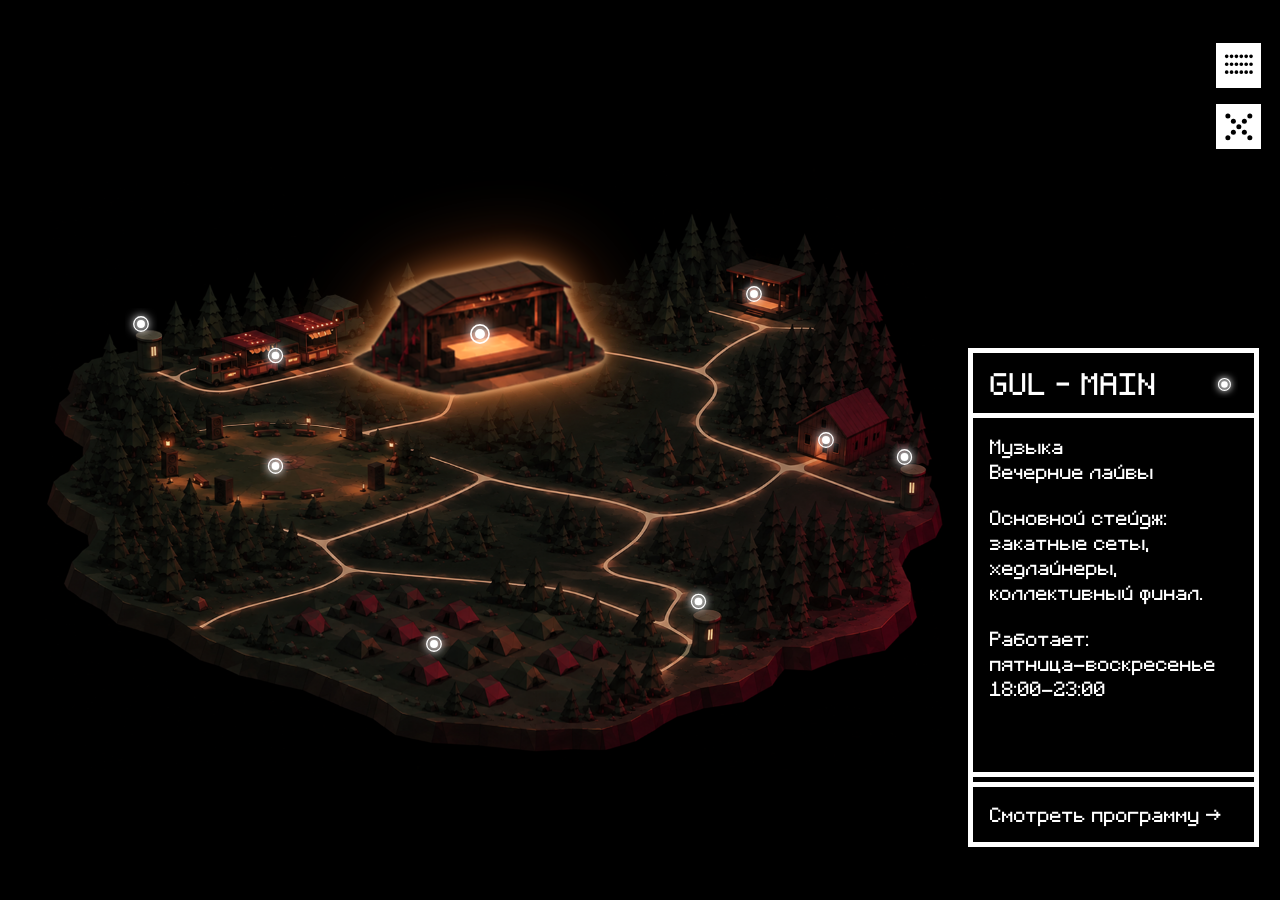
<file: map.html>
<!doctype html>
<html lang="ru">
<head>
  <link rel="icon" type="image/svg+xml" href="assets/favicon.svg">
  <meta charset="utf-8">
  <meta name="viewport" content="width=device-width, initial-scale=1, viewport-fit=cover">
  <title>Карта фестиваля — GUL</title>
  <meta name="description" content="Карта фестиваля GUL: сцены, лекторий, фудкорт, кемпинг.">
  <meta name="theme-color" content="#000000">
  <link rel="preload" href="fonts/GNF-Regular.woff2" as="font" type="font/woff2" crossorigin>
  <link rel="stylesheet" href="css/style.css">
</head>
<body class="page-map">
  <div class="ctls">
    <button class="ctl" id="burger" type="button" data-icon="menu" aria-label="Открыть меню" aria-expanded="false"></button>
    <a class="ctl" href="index.html" data-icon="close" aria-label="Закрыть и вернуться на главную"></a>
  </div>

  <main class="map">
    <h1 class="sr">Карта фестиваля</h1>
    <div class="map__stage" id="map-stage">
      <img class="map__base" src="assets/img/map.png" alt="Карта арт-парка: сцены MAIN и DEPTHS, лекторий WORDS, поляна NIGHTS, фудкорт, кемпинг, туалеты" width="1379" height="920" draggable="false">
    </div>

    <aside class="place" id="place" aria-live="polite" aria-hidden="true">
      <div class="place__head">
        <h2 class="place__title" id="place-title">GUL - MAIN</h2>
        <img src="assets/img/ТОЧКА.svg" alt="">
      </div>
      <div class="place__body" id="place-body"></div>
      <div class="place__gap" aria-hidden="true"></div>
      <a class="place__link" id="place-link" href="schedule.html">Смотреть программу →</a>
    </aside>
  </main>

  <script src="js/data.js"></script>
  <script src="js/main.js"></script>
</body>
</html>
</file>
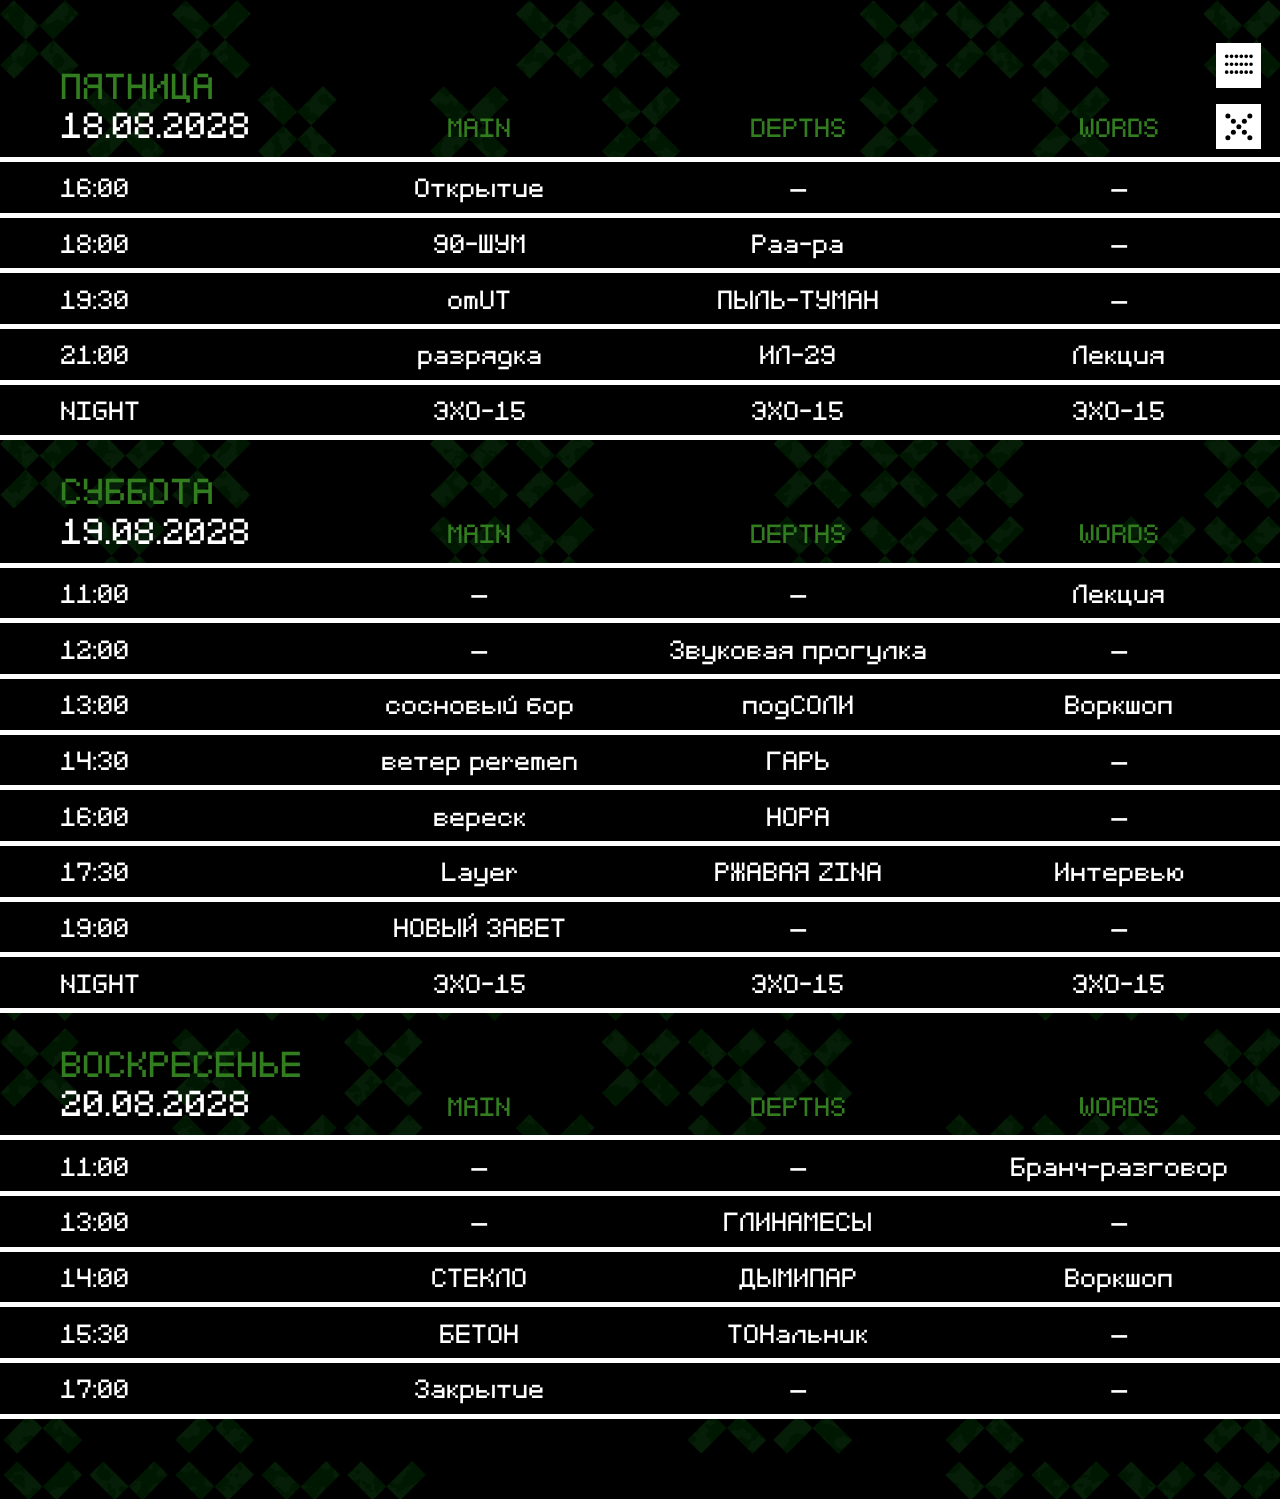
<file: schedule.html>
<!doctype html>
<html lang="ru">
<head>
  <link rel="icon" type="image/svg+xml" href="assets/favicon.svg">
  <meta charset="utf-8">
  <meta name="viewport" content="width=device-width, initial-scale=1, viewport-fit=cover">
  <title>Расписание сцен — GUL</title>
  <meta name="description" content="Расписание сцен фестиваля GUL: MAIN, DEPTHS, WORDS, 18–20 августа 2028.">
  <meta name="theme-color" content="#000000">
  <link rel="preload" href="fonts/GNF-Regular.woff2" as="font" type="font/woff2" crossorigin>
  <link rel="stylesheet" href="css/style.css">
</head>
<body class="page-schedule">
  <div class="ctls">
    <button class="ctl" id="burger" type="button" data-icon="menu" aria-label="Открыть меню" aria-expanded="false"></button>
    <a class="ctl" href="index.html" data-icon="close" aria-label="Закрыть и вернуться на главную"></a>
  </div>

  <main class="sched" id="schedule" aria-label="Расписание сцен">
    <h1 class="sr">Расписание сцен</h1>
  </main>

  <script src="js/data.js"></script>
  <script src="js/main.js"></script>
</body>
</html>
</file>
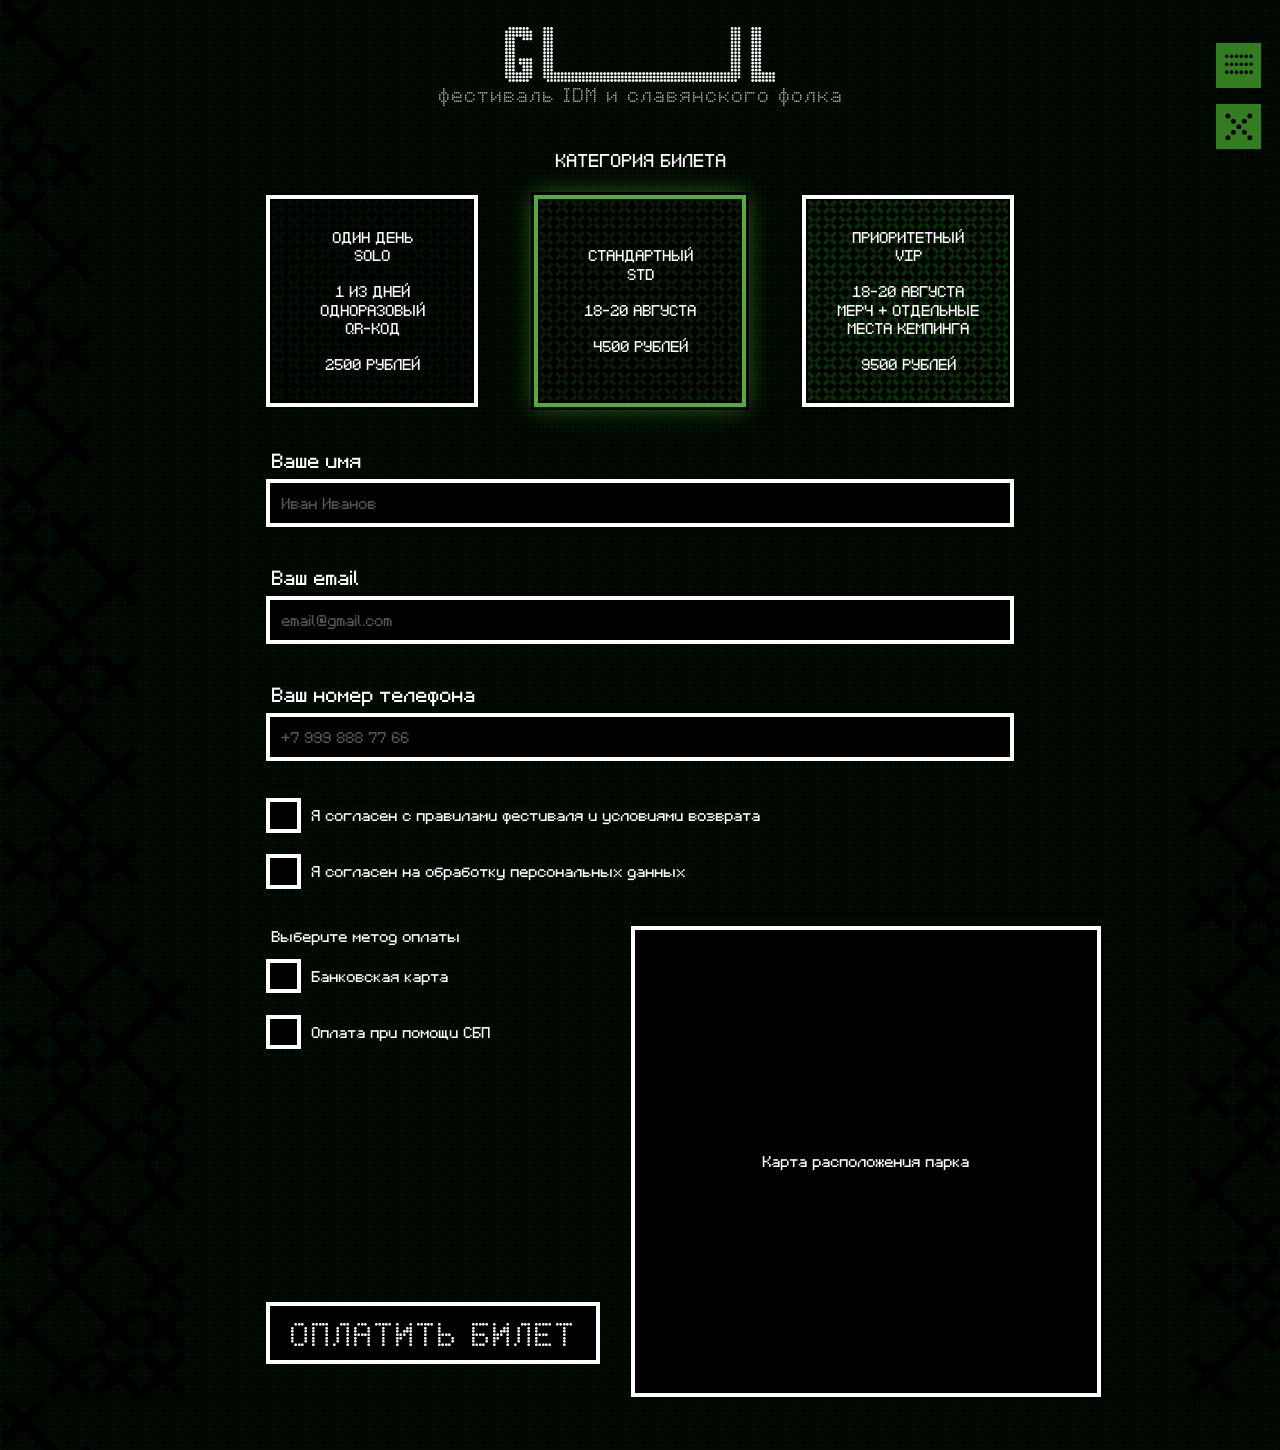
<file: tickets.html>
<!doctype html>
<html lang="ru">
<head>
  <link rel="icon" type="image/svg+xml" href="assets/favicon.svg">
  <meta charset="utf-8">
  <meta name="viewport" content="width=device-width, initial-scale=1, viewport-fit=cover">
  <title>Покупка билета — GUL</title>
  <meta name="description" content="Купить билет на фестиваль GUL, 18–20 августа 2028.">
  <meta name="theme-color" content="#000000">
  <link rel="preload" href="fonts/GNF-Regular.woff2" as="font" type="font/woff2" crossorigin>
  <link rel="stylesheet" href="css/style.css">
</head>
<body class="page-tickets">
  <div class="ctls">
    <button class="ctl ctl--green" id="burger" type="button" data-icon="menu" aria-label="Открыть меню" aria-expanded="false"></button>
    <a class="ctl ctl--green" href="index.html" data-icon="close" aria-label="Закрыть и вернуться на главную"></a>
  </div>

  <main class="buy">
    <a class="buy__brand" href="index.html"><img src="assets/img/лого.png" alt="GUL" width="1684" height="344"><span>фестиваль IDM и славянского фолка</span></a>
    <h1 class="sr">Покупка билета</h1>

    <form id="buy-form" novalidate>
      <fieldset class="tickets">
        <legend class="buy__cat">Категория билета</legend>
        <label class="ticket">
          <input type="radio" name="ticket" value="solo">
          <span class="ticket__face" style="background-image:url('assets/img/1 билет.png')">
            <span>Один день<br>SOLO</span><span>1 из дней<br>одноразовый<br>QR-код</span><span>2500 рублей</span>
          </span>
        </label>
        <label class="ticket">
          <input type="radio" name="ticket" value="std" checked>
          <span class="ticket__face" style="background-image:url('assets/img/2 билет.png')">
            <span>Стандартный<br>STD</span><span>18-20 августа</span><span>4500 рублей</span>
          </span>
        </label>
        <label class="ticket">
          <input type="radio" name="ticket" value="vip">
          <span class="ticket__face" style="background-image:url('assets/img/3 билет.png')">
            <span>Приоритетный<br>VIP</span><span>18-20 августа<br>мерч + отдельные<br>места кемпинга</span><span>9500 рублей</span>
          </span>
        </label>
      </fieldset>

      <label class="field"><span class="field__label">Ваше имя</span>
        <input name="name" type="text" autocomplete="name" placeholder="Иван Иванов" required></label>
      <label class="field"><span class="field__label">Ваш email</span>
        <input name="email" type="email" inputmode="email" autocomplete="email" placeholder="email@gmail.com" required></label>
      <label class="field"><span class="field__label">Ваш номер телефона</span>
        <input name="phone" type="tel" inputmode="tel" autocomplete="tel" placeholder="+7 999 888 77 66" required></label>

      <fieldset class="agree">
        <legend class="sr">Согласия</legend>
        <label class="check"><input type="checkbox" name="rules"><span class="check__box"></span>Я согласен с правилами фестиваля и условиями возврата</label>
        <label class="check"><input type="checkbox" name="pd"><span class="check__box"></span>Я согласен на обработку персональных данных</label>
      </fieldset>

      <div class="pay">
        <div class="pay__left">
          <fieldset class="pay__methods">
            <legend>Выберите метод оплаты</legend>
            <label class="check"><input type="radio" name="method" value="card"><span class="check__box"></span>Банковская карта</label>
            <label class="check"><input type="radio" name="method" value="sbp"><span class="check__box"></span>Оплата при помощи СБП</label>
          </fieldset>
          <button class="pay__submit" type="submit">Оплатить билет</button>
          <p class="pay__status" id="buy-status" role="status"></p>
        </div>
        <a class="pay__map" href="map.html">Карта расположения парка</a>
      </div>
    </form>
  </main>

  <script src="js/data.js"></script>
  <script src="js/main.js"></script>
</body>
</html>
</file>
<file: css/style.css>
/* ==========================================================
   GUL — фестиваль IDM и славянского фолка
   Макеты 1920px. Размеры считаются в --u (1px макета = 100vw / 1920),
   на экранах до 900px — база 560px (см. media-запросы).
   ========================================================== */

/* ---------- Шрифты (см. fonts/README.txt) ---------- */
@font-face {
  font-family: "Yantar";
  /* вариативный: ELSH 0 Square, 1 Rounded, 2 Dot, 3 Dash; wght 300–700 */
  src: url("../fonts/Yantar.woff2") format("woff2-variations"),
       url("../fonts/Yantar.woff2") format("woff2");
  font-weight: 300 700;
  font-display: swap;
}
@font-face {
  font-family: "GNF";
  src: url("../fonts/GNF-Regular.woff2") format("woff2"),
       local("GNF Regular"), local("GNF");
  font-display: swap;
}

:root {
  --bg: #0b0f0e;          /* на главной меняется скриптом в зависимости от времени суток */
  --ink: #ffffff;
  --gray: #bdbdbf;
  --dark: #0b0f0e;
  --green: #327d20;
  --green-hi: #4fae38;
  --amber: #d08a3e;

  --u: calc(100vw / 1920);
  --ff-dot: "Yantar", "GNF", "Courier New", monospace;   /* точечный: заголовки, меню, таймер */
  --ff: "GNF", "Courier New", monospace;                  /* пиксельный: основной текст */

  --s21: max(12px, calc(21 * var(--u)));
  --s24: max(13px, calc(24 * var(--u)));
  --s28: max(14px, calc(28 * var(--u)));
  --s32: max(16px, calc(32 * var(--u)));
  --s36: max(17px, calc(36 * var(--u)));
  --s40: max(18px, calc(40 * var(--u)));
  --s48: max(20px, calc(48 * var(--u)));
  --s56: max(22px, calc(56 * var(--u)));
  --s64: max(26px, calc(64 * var(--u)));
}

*, *::before, *::after { box-sizing: border-box; margin: 0; padding: 0; }
html { scroll-behavior: smooth; background: var(--bg); }
html.no-scroll { overflow: hidden; }
body {
  background: var(--bg);
  color: var(--ink);
  font-family: var(--ff);
  font-size: var(--s28);
  line-height: 1.3;
  transition: background-color 1.5s linear;
  overflow-x: hidden;
}
img { display: block; max-width: 100%; }
a { color: inherit; }
ul, ol { list-style: none; }
button { font: inherit; color: inherit; cursor: pointer; border: 0; background: none; }
input { font: inherit; }
:focus-visible { outline: 2px solid var(--green-hi); outline-offset: 3px; }

/* всё, что набрано Yantar, — начертание Dot */
.hero__date, .hero__sub, .hero__timer, .h-info, .stages__title, .sub__lead,
.menu__item, .menu__buy, .buy__brand span, .pay__submit { font-variation-settings: "ELSH" 2; }

.sr { position: absolute; width: 1px; height: 1px; overflow: hidden; clip: rect(0 0 0 0); white-space: nowrap; }
.skip { position: fixed; left: 8px; top: -60px; z-index: 100; background: var(--gray); color: var(--dark); padding: 8px 12px; }
.skip:focus { top: 8px; }

/* Тёмный узор из крестиков */
.pattern {
  background: var(--bg) url("../assets/img/паттерн1.png") center top / calc(1514 * var(--u) * .5) auto repeat;
}
/* блок «Сцены» — свой, серый узор */
.pattern--2 { background-image: url("../assets/img/паттерн2.png"); }

/* Кнопки */
.btn {
  display: inline-block;
  background: var(--gray);
  color: var(--dark);
  font-size: var(--s32);
  line-height: 1.5;
  padding: calc(4 * var(--u)) calc(16 * var(--u));
  text-decoration: none;
  text-transform: uppercase;
  white-space: nowrap;
  transition: background-color .2s, color .2s;
}
.btn:hover { background: #fff; }

/* Видео/картинка на фоне */
.media { position: absolute; inset: 0; background: #10160f; overflow: hidden; }
.media__video { width: 100%; height: 100%; object-fit: cover; display: block; }
.media__video.is-missing { display: none; }

/* ---------- Кнопки в правом верхнем углу (меню / закрыть) ---------- */
.ctls {
  position: fixed; z-index: 40;
  top: max(12px, calc(64 * var(--u)));
  right: max(12px, calc(28 * var(--u)));
  display: flex; flex-direction: column; gap: max(10px, calc(24 * var(--u)));
}
.ctl {
  width: max(44px, calc(68 * var(--u))); height: max(44px, calc(68 * var(--u)));
  display: flex; align-items: center; justify-content: center;
  background: #fff; color: #000;
  transition: background-color .2s, transform .2s;
}
.ctl svg { width: 70%; height: 70%; }
.ctl:hover { transform: scale(1.06); }
.ctl--green { background: var(--green); }
.ctl--green:hover { background: var(--green-hi); }
.ctl--ghost { background: transparent; color: #fff; }
.ctl--ghost:hover { background: rgba(0,0,0,.45); }
.ctls--top { top: max(12px, calc(24 * var(--u))); }

/* ---------- МЕНЮ (бургер раскрыт) ---------- */
.menu { position: fixed; inset: 0; z-index: 60; visibility: hidden; pointer-events: none; transition: visibility 0s .35s; }
.menu.is-open { visibility: visible; pointer-events: auto; transition-delay: 0s; }
.menu__backdrop { position: absolute; inset: 0; background: rgba(0,0,0,.6); opacity: 0; transition: opacity .3s; }
.menu.is-open .menu__backdrop { opacity: 1; }
.menu__panel {
  position: absolute; top: 0; right: 0; bottom: 0;
  width: clamp(320px, calc(756 * var(--u)), 100vw);
  display: flex; flex-direction: column; overflow-y: auto;
  background: #fff url("../assets/img/фон бургер.png") center top / 100% auto repeat-y;
  transform: translateX(100%);
  transition: transform .35s cubic-bezier(.2, .8, .2, 1);
}
.menu.is-open .menu__panel { transform: none; }
.menu__head {
  position: relative; z-index: 1;
  display: flex; align-items: flex-start; justify-content: space-between; gap: 12px;
  background: #0b0b0b; padding: max(14px, calc(28 * var(--u))) max(14px, calc(24 * var(--u)));
}
.menu__brand { flex: 1 1 auto; min-width: 0; }
.menu__brand img { width: 100%; max-width: calc(650 * var(--u)); min-width: 200px; height: auto; }
.menu__close { color: #fff; width: max(36px, calc(52 * var(--u))); height: max(36px, calc(52 * var(--u))); flex: none; }
.menu__close svg { width: 100%; height: 100%; }
.menu__close:hover { color: var(--green-hi); }
.menu__nav {
  position: relative; z-index: 1;
  margin-top: max(40px, calc(96 * var(--u)));
  padding: 0 max(16px, calc(34 * var(--u)));
  display: flex; flex-direction: column; align-items: flex-end; gap: max(18px, calc(64 * var(--u)));
}
.menu__item, .menu__buy {
  display: inline-block;
  background: #0b0b0b; color: #fff;
  font-family: var(--ff-dot);
  font-size: var(--s56); line-height: 1.3; text-decoration: none; text-transform: uppercase; white-space: nowrap;
  padding: calc(8 * var(--u)) max(12px, calc(20 * var(--u)));
  transition: background-color .2s, color .2s;
}
.menu__item:hover, .menu__buy:hover { background: var(--green); color: #000; }
.menu__buy {
  position: relative; z-index: 1;
  align-self: center; margin: auto 0 max(32px, calc(64 * var(--u)));
  /* по макету: шрифт 64, высота кнопки 112 */
  display: flex; align-items: center;
  font-size: var(--s64); line-height: 1;
  height: max(56px, calc(112 * var(--u)));
  padding: 0 max(16px, calc(28 * var(--u)));
}
.menu__nav + .menu__buy { margin-top: max(48px, calc(118 * var(--u))); }

/* ==========================================================
   ГЛАВНАЯ
   ========================================================== */

/* Скролл по блокам: листаешь — страница сама доезжает до следующего блока и фиксируется.
   На компьютере каждый блок ровно в экран. */
html.snap { scroll-snap-type: y mandatory; }
.snap .hero, .snap .about, .snap .lineup, .snap .stages, .snap .finale {
  scroll-snap-align: start;
  scroll-snap-stop: always;
}
.snap .about, .snap .lineup, .snap .stages, .snap .finale { min-height: 100vh; min-height: 100svh; }

/* HERO: видео на весь экран на любом устройстве */
.hero {
  position: relative;
  height: 100vh;
  height: 100svh;
  min-height: 420px;
  overflow: hidden;
  background: #10160f;
}
.hero__shade {
  position: absolute; inset: 0;
  background: linear-gradient(to bottom, rgba(0,0,0,.35), rgba(0,0,0,.08) 40%, rgba(0,0,0,.55));
}
.hero__date {
  position: absolute; z-index: 2;
  left: max(16px, calc(79 * var(--u))); top: max(16px, calc(80 * var(--u)));
  font-family: var(--ff-dot); font-size: var(--s32); line-height: 1.5;
}
.hero__center {
  position: absolute; z-index: 2; left: 0; right: 0; top: 50%;
  transform: translateY(-50%);
  display: flex; flex-direction: column; align-items: center;
  padding: 0 16px;
}
.hero__logo { width: calc(842 * var(--u)); min-width: 260px; max-width: 100%; }
.hero__logo img { width: 100%; height: auto; }
.hero__sub { font-family: var(--ff-dot); font-size: var(--s36); text-align: center; margin-top: calc(8 * var(--u)); }
.hero__timer {
  position: absolute; z-index: 2; left: 0; right: 0; bottom: max(16px, calc(16 * var(--u)));
  font-family: var(--ff-dot);
  text-align: center; font-size: var(--s40); line-height: 1.5; font-variant-numeric: tabular-nums;
}

/* О ФЕСТИВАЛЕ */
.about {
  display: grid;
  grid-template-columns: 1075fr 88fr 757fr;
  min-height: calc(1080 * var(--u));
  background: var(--bg);
}
.about__art { background: #16231a center / cover no-repeat url("../assets/img/img1.png"); }
.bar { background: var(--gray); }
.about__info {
  position: relative;
  display: flex; flex-direction: column;
  padding: calc(84 * var(--u)) calc(16 * var(--u)) calc(40 * var(--u)) 0;
}
.manifest-btn {
  align-self: flex-end;
  color: var(--green);
  font-size: var(--s36);
  line-height: 1.5;
  padding: calc(10 * var(--u));
  text-transform: uppercase;
}
.manifest-btn:hover { color: var(--green-hi); }
.about__blocks { margin-top: calc(86 * var(--u)); display: flex; flex-direction: column; padding-left: calc(24 * var(--u)); }
.h-info { font-family: var(--ff-dot); font-size: var(--s48); line-height: 1.25; font-weight: 400; text-transform: uppercase; padding-left: calc(16 * var(--u)); }
.p-info { font-size: var(--s28); line-height: 1.32; text-transform: uppercase; margin: calc(8 * var(--u)) 0 calc(32 * var(--u)); }
.p-info--list li::before { content: "• "; }
.about__buy { margin-top: auto; align-self: flex-end; margin-right: calc(28 * var(--u)); }

/* Попап манифеста */
.manifest {
  position: absolute; z-index: 5; top: calc(174 * var(--u)); right: 0; width: 100%;
  background: #000;
  padding: calc(16 * var(--u)) calc(24 * var(--u)) calc(16 * var(--u)) calc(16 * var(--u));
  display: flex; flex-direction: column; align-items: flex-end; gap: calc(40 * var(--u));
}
.manifest[hidden] { display: none; }
.manifest__text { font-size: var(--s32); line-height: 1.2; text-align: right; text-transform: uppercase; }
.hl { color: var(--green); }
.close {
  flex: none; width: max(36px, calc(40 * var(--u))); height: max(36px, calc(40 * var(--u)));
  background: var(--green); color: #000; display: flex; align-items: center; justify-content: center;
}
.close svg { width: 60%; height: 60%; }
.close:hover { background: var(--green-hi); }

/* ЛАЙНАП на главной */
.lineup {
  display: grid;
  grid-template-columns: 40fr 320fr 40fr 1120fr 40fr 320fr 40fr;
  min-height: calc(1080 * var(--u));
  background: var(--gray);
}
.card { grid-row: 1; display: flex; flex-direction: column; padding: calc(40 * var(--u)) 0; }
.card--left { grid-column: 2; }
.card--right { grid-column: 6; }
.card__photo { position: relative; flex: 1; min-height: 0; background: #1b221c; overflow: hidden; }
.card__photo .media__video { position: absolute; inset: 0; }
.card__label {
  margin-top: calc(24 * var(--u));
  height: calc(100 * var(--u)); min-height: 56px;
  display: flex; align-items: center; justify-content: center;
  background: var(--dark); color: var(--gray);
  font-size: var(--s36); line-height: 1.1; text-align: center; text-transform: uppercase; text-decoration: none;
  padding: 0 calc(12 * var(--u));
  transition: background-color .2s, color .2s;
}
.card__label:hover { background: #fff; color: var(--dark); }
/* постер целиком, без обрезки и без зума */
.lineup__center { grid-column: 4; grid-row: 1; position: relative; display: block; background: #000; overflow: hidden; }
.lineup__center img { position: absolute; inset: 0; width: 100%; height: 100%; object-fit: contain; }

/* СЦЕНЫ (слайдер) */
.stages {
  display: grid;
  grid-template-columns: 757fr 83fr 1080fr;
  min-height: calc(1080 * var(--u));
}
.stages__panel { display: flex; flex-direction: column; padding: calc(80 * var(--u)) calc(24 * var(--u)) calc(44 * var(--u)); }
.stages__title { font-family: var(--ff-dot); font-size: var(--s64); line-height: 1.5; font-weight: 400; padding-left: calc(16 * var(--u)); text-transform: uppercase; }
.stages__text { margin-top: calc(36 * var(--u)); font-size: var(--s32); line-height: 1.28; text-transform: uppercase; }
.stages__text .hl { color: var(--amber); }
.stages__map { margin-top: auto; align-self: flex-start; margin-left: calc(16 * var(--u)); }
.stages__media { position: relative; background: #0e0f0e; overflow: hidden; touch-action: pan-y; }
.stages__img { position: absolute; inset: 0; background: #0e0f0e center / cover no-repeat; transition: opacity .25s ease; }
.stages__media.is-changing .stages__img { opacity: 0; }
.arrow {
  position: absolute; bottom: calc(40 * var(--u));
  width: max(40px, calc(56 * var(--u))); height: max(40px, calc(56 * var(--u)));
  background: #fff; color: #000;
  display: flex; align-items: center; justify-content: center;
  transition: background-color .2s;
}
.arrow svg { height: 46%; width: auto; }
.arrow--prev svg { transform: scaleX(-1); }
.arrow--next { right: calc(40 * var(--u)); }
.arrow--prev { right: calc(40 * var(--u) + max(40px, calc(56 * var(--u))) + calc(24 * var(--u))); }
.arrow:hover { background: var(--green); }

/* ПОДПИСКА + ПОДВАЛ */
.finale { position: relative; min-height: calc(1080 * var(--u)); overflow: hidden; background: #140d0d; display: flex; flex-direction: column; }
.finale__shade { position: absolute; inset: 0; background: linear-gradient(to bottom, rgba(0,0,0,.2), rgba(0,0,0,.6)); }
.finale__inner { position: relative; z-index: 1; display: flex; flex-direction: column; flex: 1; }
.sub { padding-top: calc(80 * var(--u)); text-align: center; display: flex; flex-direction: column; align-items: center; }
.sub__logo { width: calc(406 * var(--u)); min-width: 180px; height: auto; }
.sub__lead { font-family: var(--ff-dot); font-size: var(--s36); margin: calc(16 * var(--u)) 0; padding: 0 16px; }
.sub__form { display: flex; flex-wrap: wrap; justify-content: center; gap: calc(8 * var(--u)); padding: 0 16px; }
.sub__form[hidden] { display: none; }
.sub__form input {
  width: calc(420 * var(--u)); min-width: 180px;
  background: rgba(0,0,0,.6); color: #fff; border: 2px solid var(--gray);
  font-size: var(--s32); padding: calc(4 * var(--u)) calc(16 * var(--u));
}
.sub__status { flex-basis: 100%; min-height: 1.4em; font-size: var(--s28); }
.rule {
  margin-top: calc(36 * var(--u));
  height: 14px;
  border-top: 3px solid var(--gray); border-bottom: 3px solid var(--gray);
}
.foot {
  display: grid;
  grid-template-columns: calc(388 * var(--u)) 1fr calc(388 * var(--u));
  margin-top: calc(56 * var(--u));
  font-size: var(--s28); line-height: 1.32;
}
.foot p { margin-bottom: calc(24 * var(--u)); }
.foot a { text-decoration: none; }
.foot a:hover { color: var(--green-hi); }
.foot__col--left { text-align: right; padding-left: calc(32 * var(--u)); }
.foot__col--center { text-align: center; }
.foot__col--right { padding-right: calc(28 * var(--u)); padding-left: calc(28 * var(--u)); }
.soc-list { display: flex; flex-direction: column; align-items: center; gap: calc(48 * var(--u)); margin-top: calc(24 * var(--u)); }
.soc { display: block; width: max(44px, calc(72 * var(--u))); height: max(44px, calc(72 * var(--u))); transition: transform .2s, filter .2s; }
.soc img { width: 100%; height: 100%; }
.soc:hover { transform: scale(1.08); filter: brightness(1.6); }
.legal {
  margin-top: auto; padding: calc(16 * var(--u)) 16px calc(24 * var(--u));
  display: flex; flex-wrap: wrap; justify-content: center; gap: calc(12 * var(--u));
  font-size: var(--s21);
}
.legal a { text-decoration: none; }
.legal a:hover { text-decoration: underline; }

/* ==========================================================
   РАСПИСАНИЕ СЦЕН
   ========================================================== */
.page-schedule {
  --bg: #000;
  background: #000 url("../assets/img/фон расписание цен.png") center top / 100% auto repeat-y;
}
.sched { padding: calc(100 * var(--u)) 0 calc(120 * var(--u)); }
.day + .day { margin-top: calc(48 * var(--u)); }
.sched__grid { display: grid; grid-template-columns: 480fr 478fr 478fr 484fr; align-items: end; }
.day__head { padding-bottom: calc(18 * var(--u)); }
.day__name {
  grid-column: 1 / -1;
  padding-left: calc(90 * var(--u));
  font-size: var(--s56); line-height: 1; font-weight: 400; text-transform: uppercase; color: var(--green);
}
.day__date { padding-left: calc(90 * var(--u)); font-size: var(--s56); line-height: 1.1; }
.day__stage { text-align: center; font-size: var(--s40); color: var(--green); text-transform: uppercase; }
.day__rows { border-top: max(4px, calc(8 * var(--u))) solid #fff; }
.slot {
  background: #000;
  border-bottom: max(4px, calc(8 * var(--u))) solid #fff;
  font-size: var(--s40); line-height: 1.2;
  min-height: calc(79 * var(--u));
  align-items: center;
  transition: background-color .15s, color .15s;
  cursor: default;
}
.slot > * { padding: calc(14 * var(--u)) calc(8 * var(--u)); text-align: center; }
.slot > :first-child { text-align: left; padding-left: calc(90 * var(--u)); }
.slot:hover { background: #fff; color: #000; }

/* ==========================================================
   КАРТА
   ========================================================== */
.page-map { --bg: #000; background: #000; }
.map {
  min-height: 100vh; min-height: 100svh;
  display: grid;
  grid-template-columns: 1fr calc(436 * var(--u));
  gap: calc(36 * var(--u));
  align-items: center;
  padding: calc(120 * var(--u)) calc(32 * var(--u)) calc(60 * var(--u)) calc(55 * var(--u));
}
.map__stage { position: relative; width: 100%; aspect-ratio: 1379 / 920; }
.map__base { position: absolute; inset: 0; width: 100%; height: 100%; }
.obj { position: absolute; pointer-events: none; }
.obj__img {
  position: absolute; inset: 0; width: 100%; height: 100%;
  transform-origin: 50% 70%;
  transition: transform .3s cubic-bezier(.2, .8, .2, 1), filter .3s;
  will-change: transform;
}
.obj__hit { position: absolute; inset: 0; pointer-events: auto; cursor: pointer; }
.obj.is-active { z-index: 3; }
.obj.is-active .obj__img {
  transform: scale(1.1);
  filter: brightness(1.25)
          drop-shadow(0 0 4px rgba(255, 214, 160, .95))
          drop-shadow(0 0 14px rgba(255, 150, 70, .75))
          drop-shadow(0 0 32px rgba(255, 110, 40, .45));
}
.pin {
  position: absolute; z-index: 4;
  width: max(26px, calc(50 / 1379 * 100%)); aspect-ratio: 1;
  transform: translate(-50%, -50%);
  display: block;
}
.pin img { width: 100%; height: 100%; transition: transform .2s; }
.pin::after {
  content: ""; position: absolute; inset: 22%; border-radius: 50%;
  box-shadow: 0 0 0 0 rgba(255,255,255,.6);
  animation: pin-pulse 2.4s ease-out infinite;
}
.pin:hover img, .pin.is-active img { transform: scale(1.25); }
@keyframes pin-pulse {
  0% { box-shadow: 0 0 0 0 rgba(255,255,255,.55); }
  80%, 100% { box-shadow: 0 0 0 14px rgba(255,255,255,0); }
}

.place {
  /* по макету окно стоит ниже кнопок меню/закрыть: 252–1000px */
  align-self: end; margin-bottom: calc(20 * var(--u));
  border: max(4px, calc(8 * var(--u))) solid #fff;
  background: #000;
  display: flex; flex-direction: column;
  min-height: calc(748 * var(--u));
  opacity: 0; transform: translateX(24px);
  transition: opacity .25s, transform .3s cubic-bezier(.2, .8, .2, 1);
  pointer-events: none;
}
.place.is-on { opacity: 1; transform: none; pointer-events: auto; }
.place__head {
  display: flex; align-items: center; justify-content: space-between; gap: 12px;
  padding: calc(18 * var(--u)) calc(24 * var(--u)) calc(14 * var(--u));
  border-bottom: max(4px, calc(8 * var(--u))) solid #fff;
}
.place__title { font-size: var(--s48); font-weight: 400; line-height: 1.2; }
.place__head img { width: max(24px, calc(40 * var(--u))); flex: none; }
.place__body {
  flex: 1;
  padding: calc(24 * var(--u)) calc(16 * var(--u)) calc(24 * var(--u)) calc(24 * var(--u));
  font-size: var(--s32); line-height: 1.17;
  border-bottom: max(4px, calc(8 * var(--u))) solid #fff;
}
.place__body p + p { margin-top: calc(32 * var(--u)); }
.place__gap { height: calc(16 * var(--u)); border-bottom: max(4px, calc(8 * var(--u))) solid #fff; }
.place__link {
  display: block; padding: calc(20 * var(--u)) calc(24 * var(--u));
  font-size: var(--s32); text-decoration: none;
  transition: background-color .15s, color .15s;
}
.place__link:hover { background: #fff; color: #000; }
.place__link[hidden] { display: none; }
.place:has(.place__link[hidden]) .place__gap { display: none; }
.place:has(.place__link[hidden]) .place__body { border-bottom: 0; }

/* ==========================================================
   ЛАЙНАП АРТИСТОВ
   ========================================================== */
.page-lineup { --bg: #000; background: #000; }
.artists-page { position: relative; overflow: hidden; min-height: 100vh; }
.crosses {
  position: absolute; inset: 0; width: 100%; height: 100%;
  pointer-events: none; z-index: 0;
}
/* крестики «лагают», как плохой свет: гаснут, вспыхивают, мерцают (см. main.js) */
.crosses path { transition: opacity .05s linear, fill-opacity .05s linear; }
.crosses path.is-off { opacity: 0 !important; }
.crosses path.is-bright { fill-opacity: .3; }
.crosses path.flk { animation: bad-light var(--d, 7s) steps(1, end) var(--dl, 0s) infinite; }
@keyframes bad-light {
  0%, 61%  { opacity: 1; fill-opacity: .1; }
  62%      { opacity: 0; }
  63%      { opacity: 1; }
  64%      { opacity: 0; }
  71%      { opacity: 1; fill-opacity: .25; }
  72%, 86% { opacity: 1; fill-opacity: .1; }
  87%, 93% { opacity: 0; }
  94%      { opacity: 1; }
}

.artists {
  position: relative; z-index: 1;
  padding: calc(60 * var(--u)) calc(80 * var(--u)) calc(100 * var(--u)) calc(18 * var(--u));
}
.artist {
  margin-left: calc(var(--col, 0) * 381 * var(--u));
  min-height: calc(144 * var(--u));
  width: max-content; max-width: 100%;
}
.artist:nth-child(4n + 1):not(:first-child) { margin-top: calc(30 * var(--u)); }
.artist__name {
  display: inline-block;
  font-size: var(--s48); line-height: 1.2; font-weight: 400; text-transform: uppercase;
  cursor: default; white-space: nowrap;
}
.artist:nth-child(odd) .artist__name { color: var(--green); }
.artist__name .ch { display: inline-block; min-width: .2em; }
.artist__name .ch.is-glitch { color: #fff; }
.artist:nth-child(even) .artist__name .ch.is-glitch { color: var(--green-hi); }
.artist__about { font-size: var(--s32); line-height: 1.2; text-transform: uppercase; margin-top: calc(4 * var(--u)); }

/* ==========================================================
   ПОКУПКА БИЛЕТА
   ========================================================== */
.page-tickets {
  --bg: #000;
  background: #000 url("../assets/img/фон покупка билета.png") center top / 100% auto repeat-y;
}
.buy { width: calc(1122 * var(--u)); max-width: calc(100% - 32px); margin: 0 auto; padding: calc(40 * var(--u)) 0 calc(80 * var(--u)); }
.buy__brand { display: flex; flex-direction: column; align-items: center; text-decoration: none; }
.buy__brand img { width: calc(405 * var(--u)); min-width: 200px; height: auto; }
.buy__brand span { font-family: var(--ff-dot); font-size: var(--s24); color: var(--gray); margin-top: calc(4 * var(--u)); }
.buy__cat { width: 100%; padding-top: calc(66 * var(--u)); margin-bottom: calc(32 * var(--u)); text-align: center; font-size: var(--s28); text-transform: uppercase; font-weight: 400; }
.tickets { display: grid; grid-template-columns: repeat(3, 1fr); gap: calc(84 * var(--u)); border: 0; }
.ticket { position: relative; aspect-ratio: 1; cursor: pointer; }
.ticket input { position: absolute; opacity: 0; pointer-events: none; }
.ticket__face {
  position: absolute; inset: 0;
  display: flex; flex-direction: column; align-items: center; justify-content: center; gap: 1.1em;
  border: max(4px, calc(7 * var(--u))) solid #fff;
  background: #000 center / cover no-repeat;
  font-size: var(--s24); line-height: 1.15; text-align: center; text-transform: uppercase;
  padding: 8px;
  transition: transform .2s, border-color .2s, box-shadow .2s;
}
.ticket:hover .ticket__face { transform: translateY(-4px); }
.ticket input:checked + .ticket__face { border-color: var(--green-hi); box-shadow: 0 0 0 3px #000, 0 0 24px rgba(79,174,56,.6); }
.ticket input:focus-visible + .ticket__face { outline: 2px solid var(--green-hi); outline-offset: 4px; }

.field { display: block; margin-top: calc(56 * var(--u)); }
.field:first-of-type { margin-top: calc(60 * var(--u)); }
.field__label { display: block; font-size: var(--s32); padding-left: calc(8 * var(--u)); margin-bottom: calc(6 * var(--u)); }
.field input {
  width: 100%; height: max(48px, calc(66 * var(--u)));
  background: #000; color: #fff;
  border: max(4px, calc(7 * var(--u))) solid #fff;
  padding: 0 calc(16 * var(--u));
  font-size: var(--s24);
}
.field input::placeholder { color: #555; }
.field input:focus { outline: none; border-color: var(--green-hi); }
.field input[aria-invalid="true"] { border-color: #c0392b; }

.check { display: flex; align-items: center; gap: calc(16 * var(--u)); cursor: pointer; font-size: var(--s24); }
.check input { position: absolute; opacity: 0; }
.check__box {
  flex: none; position: relative;
  width: max(32px, calc(52 * var(--u))); height: max(32px, calc(52 * var(--u)));
  border: max(4px, calc(7 * var(--u))) solid #fff; background: #000;
}
.check__box::after { content: ""; position: absolute; inset: 4px; background: var(--green-hi); transform: scale(0); transition: transform .15s; }
.check input:checked + .check__box::after { transform: scale(1); }
.check input:focus-visible + .check__box { outline: 2px solid var(--green-hi); outline-offset: 3px; }
.check:hover .check__box { border-color: var(--green-hi); }
.agree { margin-top: calc(56 * var(--u)); display: flex; flex-direction: column; gap: calc(32 * var(--u)); border: 0; }

.pay { margin-top: calc(56 * var(--u)); display: grid; grid-template-columns: 1fr calc(706 * var(--u)); gap: calc(46 * var(--u)); }
.pay__left { display: flex; flex-direction: column; }
.pay__methods { border: 0; display: flex; flex-direction: column; gap: calc(32 * var(--u)); }
.pay__methods legend { font-size: var(--s24); padding-left: calc(8 * var(--u)); margin-bottom: calc(18 * var(--u)); }
.pay__submit {
  margin-top: auto; align-self: flex-start;
  border: max(4px, calc(7 * var(--u))) solid #fff; background: #000;
  font-family: var(--ff-dot);
  font-size: var(--s40); text-transform: uppercase; white-space: nowrap;
  padding: calc(14 * var(--u)) calc(30 * var(--u));
  transition: background-color .15s, color .15s;
}
.pay__submit:hover { background: #fff; color: #000; }
.pay__status { margin-top: 12px; min-height: 1.3em; font-size: var(--s24); }
.pay__status.is-error { color: #ff6b5b; }
.pay__status.is-ok { color: var(--green-hi); }
.pay__map {
  aspect-ratio: 1; border: max(4px, calc(7 * var(--u))) solid #fff; background: #000;
  display: flex; align-items: center; justify-content: center; text-align: center;
  font-size: var(--s24); text-decoration: none; padding: 16px;
}

@media (prefers-reduced-motion: reduce) {
  html { scroll-behavior: auto; }
  *, *::before, *::after { transition: none !important; animation: none !important; }
}

/* ==========================================================
   Мобильная версия (до 900px). База — 560px: --u = 100vw / 560
   ========================================================== */
@media (max-width: 900px) {
  :root { --u: calc(100vw / 560); }

  /* на телефоне блоки выше экрана — жёсткий snap мешает читать, листаем свободно */
  html.snap { scroll-snap-type: none; }
  .snap .about, .snap .lineup, .snap .stages, .snap .finale { min-height: 0; }

  /* шапка: кнопки меню/закрыть в ряд */
  .ctls { flex-direction: row; top: 10px; right: 10px; gap: 8px; }
  .ctls--top { top: 10px; }
  .ctl { width: 44px; height: 44px; }
  .ctl--ghost { background: rgba(0,0,0,.35); }

  /* меню на весь экран */
  .menu__panel { width: 100vw; }
  .menu__head { padding: 14px 12px 14px 16px; }
  .menu__brand img { min-width: 0; max-width: 100%; }
  .menu__nav { margin-top: 32px; padding: 0 16px; gap: 16px; }
  .menu__item { font-size: clamp(20px, 6.4vw, 32px); padding: 6px 12px; }
  .menu__nav + .menu__buy { margin-top: 40px; }
  .menu__buy { font-size: clamp(26px, 8.5vw, 40px); height: clamp(56px, 15vw, 72px); padding: 0 16px; margin-bottom: 32px; }

  /* HERO */
  .hero__date { left: 16px; top: 16px; font-size: 15px; }
  .hero__logo { width: 86vw; min-width: 0; }
  .hero__sub { font-size: 14px; margin-top: 8px; }
  .hero__timer { font-size: clamp(18px, 5.6vw, 28px); bottom: max(20px, env(safe-area-inset-bottom)); }

  /* О ФЕСТИВАЛЕ */
  .about { grid-template-columns: 1fr; min-height: 0; }
  .about__art { aspect-ratio: 2150 / 2160; }
  .bar { height: 16px; }
  .about__info { padding: 16px 16px 32px; }
  .manifest-btn { font-size: 16px; min-height: 44px; padding: 10px 0; }
  .about__blocks { margin-top: 24px; padding-left: 0; }
  .h-info { font-size: 22px; padding-left: 0; }
  .p-info { font-size: 16px; line-height: 1.45; margin: 8px 0 24px; }
  .about__buy { margin-top: 12px; margin-right: 0; font-size: 16px; padding: 6px 14px; }
  .manifest-btn { order: -2; }
  .manifest { position: relative; inset: auto; order: -1; width: 100%; margin-top: 12px; padding: 20px 16px; gap: 16px; }
  .manifest__text { font-size: 16px; line-height: 1.45; text-align: left; }
  .manifest .close { width: 44px; height: 44px; }

  /* ЛАЙНАП: постер сверху, под ним два видео с подписями */
  .lineup { grid-template-columns: 16px 1fr 16px 1fr 16px; grid-template-rows: auto auto; min-height: 0; }
  .lineup__center { grid-column: 2 / 5; grid-row: 1; margin-top: 16px; aspect-ratio: 2240 / 2160; }
  .card { grid-row: 2; padding: 16px 0; }
  .card--left { grid-column: 2; }
  .card--right { grid-column: 4; }
  .card__photo { flex: none; aspect-ratio: 3 / 4; }
  .card__label { margin-top: 10px; min-height: 52px; font-size: 15px; }

  /* СЦЕНЫ: картинка со стрелками сверху, текст под ней */
  .stages { grid-template-columns: 1fr; min-height: 0; }
  .stages > .bar { display: none; }
  .stages__media { order: -1; aspect-ratio: 4 / 3; border-bottom: 16px solid var(--gray); }
  .stages__panel { padding: 24px 16px 32px; }
  .stages__title { font-size: 28px; padding-left: 0; }
  .stages__text { margin-top: 12px; font-size: 15px; line-height: 1.35; }
  .stages__map { margin: 24px 0 0; font-size: 16px; padding: 6px 14px; }
  .arrow { width: 44px; height: 44px; bottom: 12px; }
  .arrow--next { right: 12px; }
  .arrow--prev { right: 64px; }

  /* ПОДПИСКА + ПОДВАЛ */
  .finale { min-height: 0; }
  .sub { padding-top: 48px; }
  .sub__lead { font-size: 15px; }
  .sub__form input { width: 100%; max-width: 320px; font-size: 16px; padding: 6px 12px; }
  .rule { margin-top: 28px; }
  .foot { grid-template-columns: 1fr; margin-top: 28px; font-size: 14px; text-align: center; }
  .foot p { margin-bottom: 16px; }
  .foot__col--left, .foot__col--right { text-align: center; padding: 0 16px; }
  .foot__col--center { order: -1; }
  .soc-list { flex-direction: row; justify-content: center; gap: 20px; margin: 8px 0 24px; }
  .legal { padding: 24px 16px max(24px, env(safe-area-inset-bottom)); font-size: 12px; gap: 6px; }

  .sched, .map, .artists, .buy { padding-top: 68px; }

  /* РАСПИСАНИЕ: 4 колонки остаются, текст мельче */
  .sched__grid { grid-template-columns: 62px 1fr 1fr 1fr; }
  .day + .day { margin-top: 32px; }
  .day__name, .day__date { padding-left: 12px; font-size: 24px; }
  .day__date { grid-column: 1 / -1; margin-bottom: 8px; }
  .day__date + .day__stage { grid-column: 2; }
  .day__stage { font-size: 13px; }
  .slot { font-size: 13px; min-height: 44px; }
  .slot > * { padding: 10px 4px; overflow-wrap: anywhere; }
  .slot > :first-child { padding-left: 12px; }

  /* КАРТА: карта сверху, окно с инфой — под ней (всегда открыто) */
  .map { grid-template-columns: 1fr; gap: 16px; align-content: start; padding: 68px 8px 24px; }
  .place { align-self: start; margin-bottom: 0; min-height: 0; transform: translateY(12px); }
  .place__head { padding: 12px 16px; }
  .place__title { font-size: 22px; }
  .place__body { padding: 14px 16px; font-size: 15px; line-height: 1.3; }
  .place__body p + p { margin-top: 12px; }
  .place__link { padding: 14px 16px; font-size: 15px; }
  .pin { width: 24px; }

  /* ЛАЙНАП АРТИСТОВ */
  .artists { padding: 68px 16px 60px; }
  .artist { margin-left: calc(var(--col, 0) * 6vw); min-height: 0; margin-bottom: 20px; max-width: calc(100% - var(--col, 0) * 6vw); }
  .artist:nth-child(4n + 1):not(:first-child) { margin-top: 12px; }
  .artist__name { font-size: 22px; white-space: normal; }
  .artist__about { font-size: 16px; line-height: 1.4; }

  /* БИЛЕТЫ */
  .buy { max-width: calc(100% - 32px); width: 100%; }
  .buy__brand img { min-width: 0; width: 60vw; }
  .buy__brand span { font-size: 12px; }
  .buy__cat { padding-top: 28px; margin-bottom: 16px; font-size: 15px; }
  .tickets { grid-template-columns: 1fr; gap: 16px; }
  .ticket { aspect-ratio: auto; height: 180px; }
  .ticket__face { font-size: 15px; }
  .field, .field:first-of-type { margin-top: 24px; }
  .field__label { font-size: 15px; }
  .field input { font-size: 16px; padding: 0 12px; }
  .check { font-size: 14px; gap: 12px; }
  .agree { margin-top: 28px; gap: 16px; }
  .pay { margin-top: 28px; grid-template-columns: 1fr; gap: 24px; }
  .pay__methods { gap: 16px; }
  .pay__methods legend { font-size: 15px; }
  .pay__submit { margin-top: 24px; font-size: 20px; padding: 10px 20px; }
  .pay__map { aspect-ratio: 4 / 3; font-size: 15px; }

  /* Удобные нажатия, безопасные отступы и переносы на телефонах. */
  html { scroll-padding-top: 76px; -webkit-text-size-adjust: 100%; }
  .ctls, .ctls--top { top: max(10px, env(safe-area-inset-top)); right: max(10px, env(safe-area-inset-right)); }
  .menu__head { padding-top: max(14px, env(safe-area-inset-top)); flex-shrink: 0; }
  .menu__close { width: 44px; height: 44px; }
  .menu__panel { overscroll-behavior-y: contain; padding-bottom: env(safe-area-inset-bottom); }
  .menu__item { min-height: 44px; white-space: normal; overflow-wrap: anywhere; }
  .menu__buy { flex-shrink: 0; max-width: calc(100% - 32px); white-space: normal; text-align: center; }
  .hero__date { top: max(16px, env(safe-area-inset-top)); max-width: calc(100% - 84px); }
  .hero__sub { max-width: 32ch; line-height: 1.5; }
  .btn { min-height: 44px; display: inline-flex; align-items: center; justify-content: center; white-space: normal; text-align: center; }
  .about__info, .stages__panel, .pay > *, .sched__grid > * { min-width: 0; }
  .stages__text, .place__body { font-size: 16px; line-height: 1.45; }
  .sub__logo { width: min(60vw, 260px); min-width: 0; }
  .sub__form { width: 100%; gap: 12px; }
  .sub__form input { min-width: 0; min-height: 48px; }
  .foot { overflow-wrap: anywhere; }
  .foot a, .legal a { display: inline-flex; align-items: center; min-height: 44px; }
  .sched__grid { grid-template-columns: 58px repeat(3, minmax(0, 1fr)); }
  .day__stage { padding: 10px 4px; overflow-wrap: anywhere; }
  .slot { line-height: 1.4; }
  .artist { margin-left: 0; max-width: 100%; width: auto; padding: 12px 0; }
  .artist__name { overflow-wrap: anywhere; }
  .check { min-height: 44px; font-size: 16px; line-height: 1.4; }
  .check__box { width: 36px; height: 36px; }
  .pay__submit { width: 100%; min-height: 52px; white-space: normal; }
  .pay__status { font-size: 16px; overflow-wrap: anywhere; }
  .buy { padding-bottom: max(32px, env(safe-area-inset-bottom)); }
}

/* узкие телефоны */
@media (max-width: 380px) {
  .lineup { grid-template-columns: 12px 1fr 10px 1fr 12px; }
  .card__label { font-size: 13px; }
  .sched__grid { grid-template-columns: 52px 1fr 1fr 1fr; }
  .slot, .day__stage { font-size: 12px; }
}
</file>
